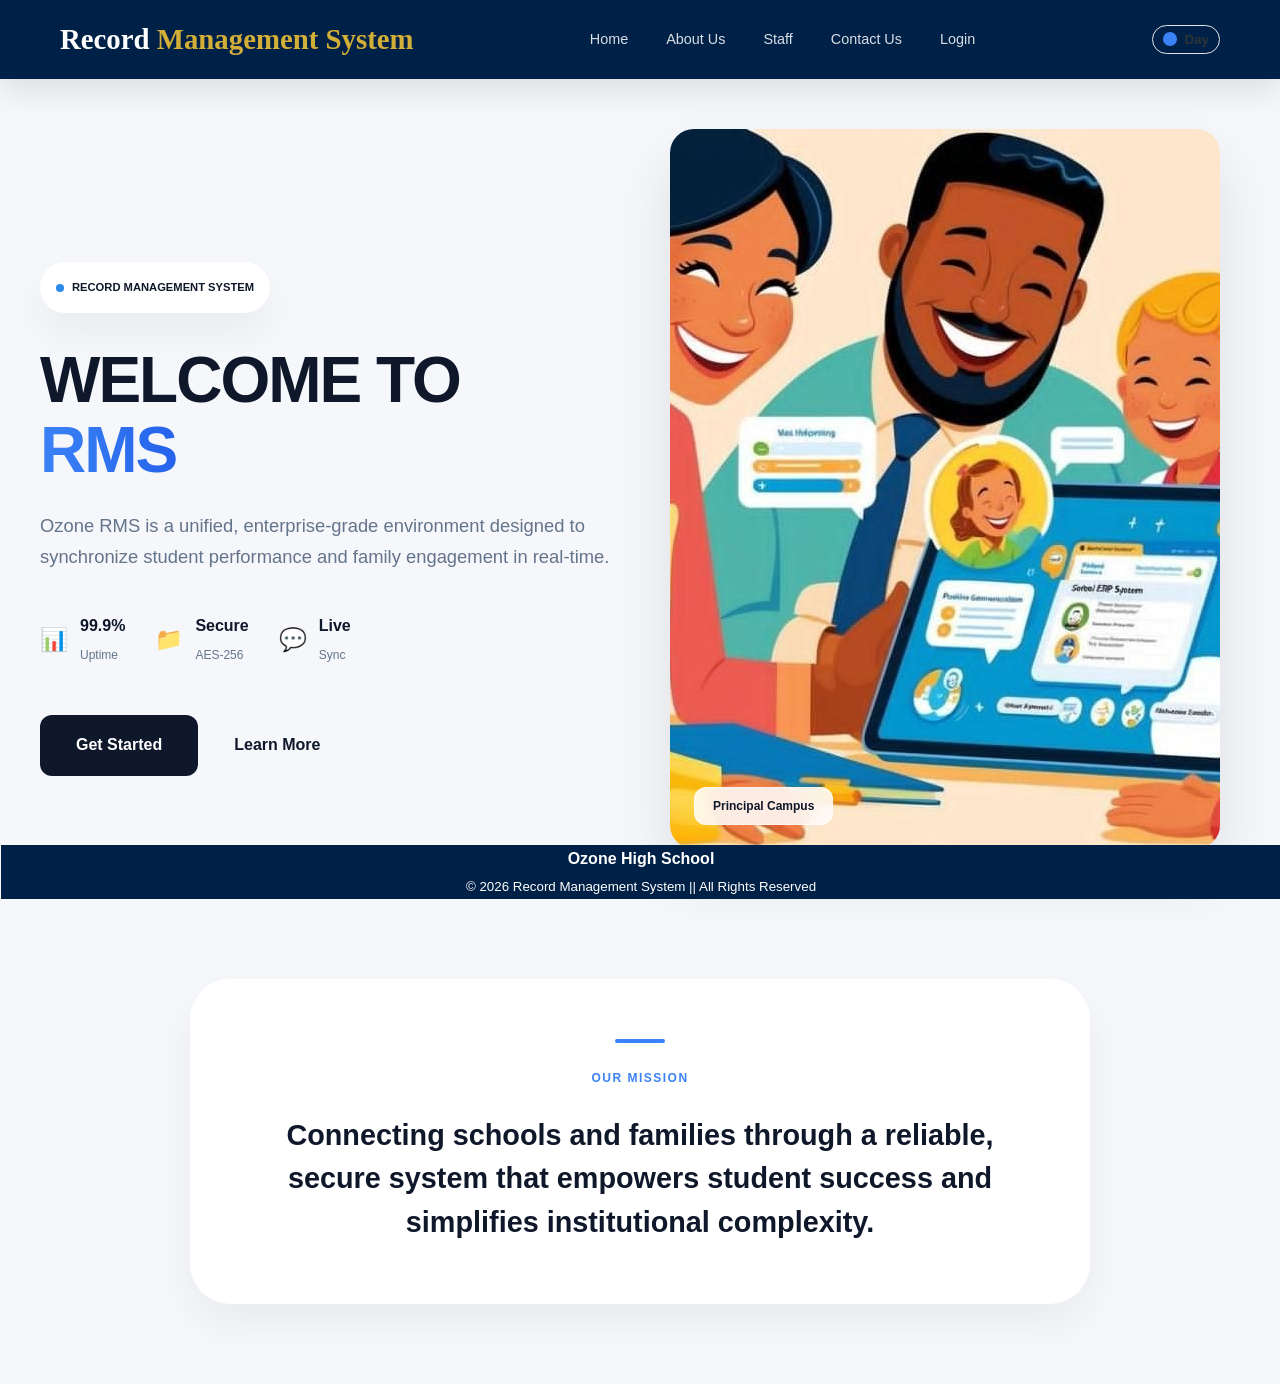
<file: index.html>
<!DOCTYPE html>
<html lang="en">
<head>
    <meta charset="utf-8" />
    <meta name="viewport" content="width=device-width, initial-scale=1" />
    <title>RMS</title>


    <link rel="stylesheet" href="styles.css" />
    <!--<style>
        .hidden { display: none; }
        #auth-section {
            min-height: 80vh;
            display: flex;
            align-items: center;
            justify-content: center;
            padding: 2rem 0;
        }
        .h1{
            font-family: 'Playfair Display', serif;
            font-size: 2rem;
            margin-bottom: 1rem;
            color: var(--primary);
        }
        .auth-box {
            width: 100%;
            max-width: 450px;
        }
        .form-toggle {
            display: flex;
            margin-bottom: -1px; /* Overlap border */
        }
        .form-toggle button {
            flex: 1;
            padding: 1rem;
            border: 1px solid #eee;
            background: #f8f9fa;
            cursor: pointer;
            font-family: 'Poppins', sans-serif;
            font-weight: 600;
            transition: var(--transition);
        }
        .form-toggle button.active {
            background: var(--white);
            border-bottom: 3px solid var(--accent);
            color: var(--primary);
        }
        .auth-form h2 {
            font-family: 'Playfair Display', serif;
            font-size: 1.8rem;
            margin-bottom: 1.5rem;
            color: var(--primary);
            height:60%;
        }
        .input-group {
            margin-bottom: 1.5rem;
            text-align: left;
        }
        .input-group label {
            display: block;
            font-size: 0.85rem;
            font-weight: 600;
            margin-bottom: 0.5rem;
            color: lightblue;
        }
        .input-group input, .input-group select {
            width: 100%;
            padding: 0.8rem;
            border: 1px solid #ddd;
            border-radius: var(--accent);
            font-family: inherit;
        }
        .auth-form button[type="submit"] {
            width: 100%;
            margin-top: 1rem;
        }
        .auth-form p {
            margin-top: 1.5rem;
            font-size: 0.9rem;
        }
    </style>-->
</head>
<body>
    <header class="site-header">
        <div class="container header-inner">
            <h1 class="logo">Record <span>Management System</span></h1>
            <nav class="main-nav">
                <a href="index.html">Home</a>
                <a href="About.html">About Us</a>
                <a href="Staff.html">Staff</a>
                <a href="contact.php">Contact Us</a>
                <a href="login.php" class="btn-login-nav">Login</a>
            </nav> 
        </div>
        
    </header>








<main class="home-wrapper">
    <section class="hero-split">
        <div class="content-side">
            <div class="status-indicator">
                <span class="pulse-dot"></span>
                RECORD MANAGEMENT SYSTEM
            </div>
            
            <h1 class="premium-title">
                WELCOME TO <span>RMS</span></h1>
            
            <p class="hero-subtext">
                Ozone RMS is a unified, enterprise-grade environment designed to synchronize 
                student performance and family engagement in real-time.
            </p>
            
            <div class="spec-grid">
                <div class="spec-item">
                    <div class="spec-icon">📊</div>
                    <div class="spec-text"><strong>99.9%</strong><span>Uptime</span></div>
                </div>
                <div class="spec-item">
                    <div class="spec-icon">📁</div>
                    <div class="spec-text"><strong>Secure</strong><span>AES-256</span></div>
                </div>
                <div class="spec-item">
                    <div class="spec-icon">💬</div>
                    <div class="spec-text"><strong>Live</strong><span>Sync</span></div>
                </div>
            </div>

            <div class="hero-actions">
                <a href="login.html" class="cta-primary">Get Started</a>
                <a href="About.html" class="cta-secondary">Learn More</a>
            </div>
        </div>

        <div class="visual-side">
            <div class="image-aside-container">
                <div class="aside-card first-card">
                    <img src="photo_2026-05-15_12-50-29.jpg" alt="Main Campus">
                    <div class="overlay-tag">Principal Campus</div>
                </div><br><br>
                <!--<div class="aside-card second-card">
                    <img src="photo_2026-05-15_12-50-35.jpg" alt="Students">
                    <div class="overlay-tag">Student Life</div>
                </div>-->
                <div class="glow-effect"></div>
            </div>
        </div>
    </section>

    <section class="mission-statement">
        <div class="statement-card">
            <div class="card-line"></div>
            <span class="label">Our Mission</span>
            <h2>Connecting schools and families through a reliable, secure system that empowers student success and simplifies institutional complexity.</h2>
        </div>
    </section>
</main>




    <!--This is the home page--
    <main class="home-wrapper">
    <section class="hero-split">
        <div class="content-side">
            <div class="brand-badge">
                <span class="dot"></span> 
                Institutional Portal v2.0
            </div>
            
            <h1 class="main-title">
                Precision in <br>
                <span>Student Management</span>
            </h1>
            
            <p class="lead-text">
                Ozone RMS provides a secure, unified ecosystem for schools to track performance, 
                streamline attendance, and enhance parent-faculty communication.
            </p>
            
            <div class="feature-pills">
                <div class="pill">📊 Performance Analytics</div>
                <div class="pill">📅 Attendance Hub</div>
                <div class="pill">🔔 Direct Alerts</div>
            </div>

            <div class="cta-group">
                <a href="login.html" class="btn-solid">Get Started</a>
                <a href="About.html" class="btn-text">System Overview </a>
            </div>
        </div>

        <div class="visual-side">
            <div class="image-box box-a">
                <img src="photo_2026-05-15_12-50-29.jpg" alt="Main Campus">
                <div class="tag">Main Campus</div>
            </div>
            <div class="image-box box-b">
                <img src="photo_2026-05-15_12-50-35.jpg" alt="Student Life">
                <div class="tag">Student Life</div>
            </div>
        </div>
    </section>

    <section class="mission-section">
        <div class="mission-card">
            <div class="mission-icon">🎯</div>
            <h3>Core Mission</h3>
            <p>Our Mission
To create a strong connection between schools and families by providing a reliable system that supports student success, improves communication, and makes record management simple and efficient.</p>
        </div>
    </section>
</main>









-->

    <footer class="site-footer">
        <div class="container">
             <strong>Ozone High School</strong><br> 
            <small>© 2026 Record Management System || All Rights Reserved</small>
        </div>
    </footer>

    <script src="theme.js"></script>
    <script>
        // Use the same logic but updated for the professional feel
        const loginForm = document.getElementById('login-form');
       // const signupForm = document.getElementById('signup-form');
        const showLoginBtn = document.getElementById('show-login');
       // const showSignupBtn = document.getElementById('show-signup');
        //const linkToSignup = document.getElementById('link-to-signup');
        const linkToLogin = document.getElementById('link-to-login');

        /*function toggleToSignup(e) {
            if(e) e.preventDefault();
            loginForm.classList.add('hidden');
            signupForm.classList.remove('hidden');
            showSignupBtn.classList.add('active');
            showLoginBtn.classList.remove('active');
        }*/

        function toggleToLogin(e) {
            if(e) e.preventDefault();
            signupForm.classList.add('hidden');
            loginForm.classList.remove('hidden');
            showLoginBtn.classList.add('active');
            showSignupBtn.classList.remove('active');
        }

        showSignupBtn.addEventListener('click', toggleToSignup);
        linkToSignup.addEventListener('click', toggleToSignup);
        showLoginBtn.addEventListener('click', toggleToLogin);
        linkToLogin.addEventListener('click', toggleToLogin);

        signupForm.addEventListener('submit', function(e) {
            const pw = document.getElementById('new-password').value;
            const cpw = document.getElementById('confirm-password').value;
            if (pw !== cpw) {
                e.preventDefault();
                alert('Verification failed: Passwords do not match.');
            }
        });
    </script>
</body>
</html>
</file>
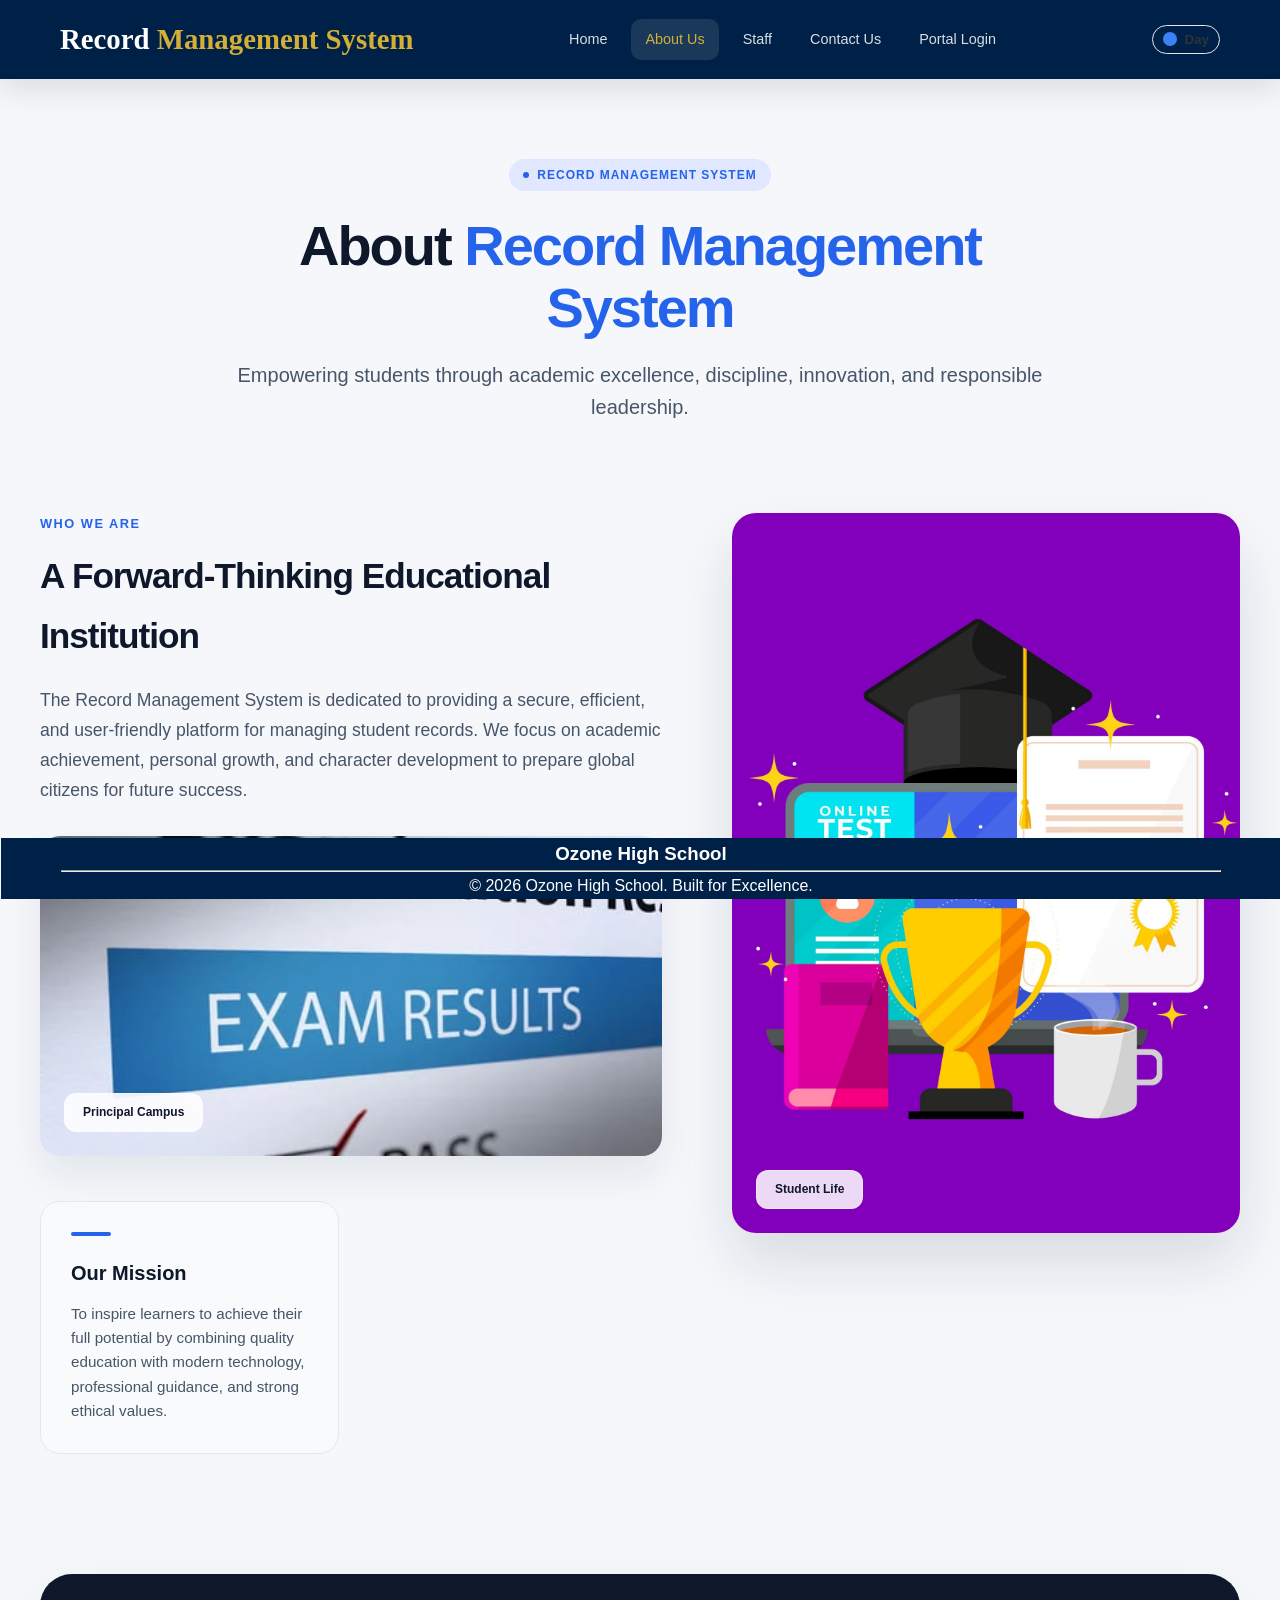
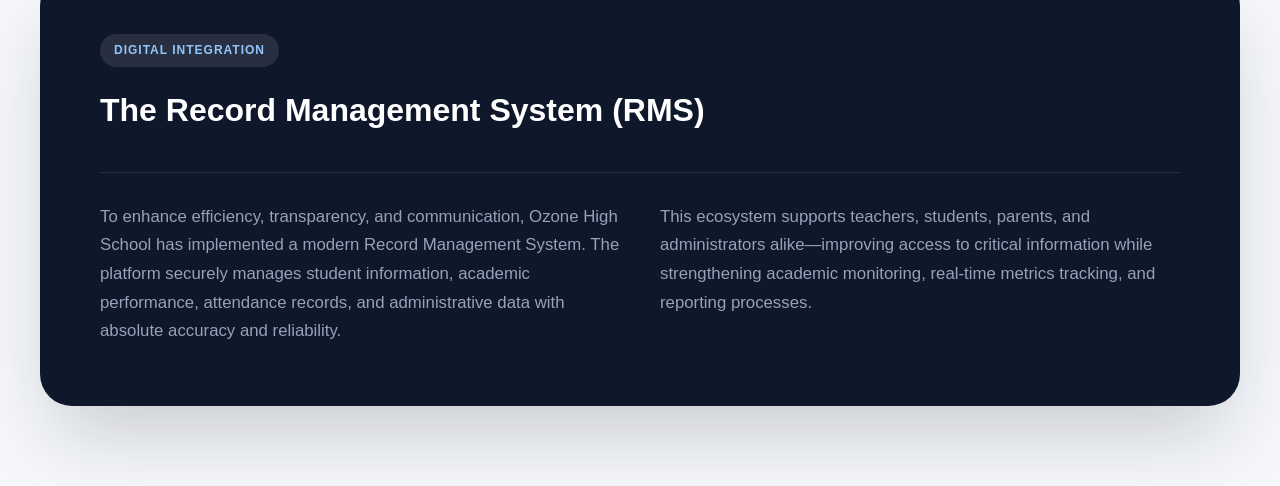
<file: About.html>
<!DOCTYPE html>
<html lang="en">
<head>
    <meta charset="utf-8" />
    <meta name="viewport" content="width=device-width, initial-scale=1" />
    <title>About Us | Ozone High School</title>
    <link rel="stylesheet" href="styles.css" />
</head>

<body>

    <!-- Header -->
    <header class="site-header">
        <div class="container header-inner">

            <h1 class="logo">Record <span>Management System </span></h1>

            <nav class="main-nav">
                <a href="index.html">Home</a>
                <a href="About.html" class="active">About Us</a>
                <a href="Staff.html">Staff</a>
                <a href="contact.php">Contact Us</a>
                <a href="login.php" class="btn-login-nav">Portal Login</a>
                

            </nav>

        </div>
    </header>

    <!-- About Section -->
    <!-- <section class="about-hero">-->
        <main class="about-wrapper">
    <section class="about-hero">
        <div class="status-badge">
            <span class="badge-dot"></span> RECORD MANAGEMENT SYSTEM
        </div>
        <h1 class="about-main-title">About <span>Record Management System</span></h1>
        <p class="about-subtitle">
            Empowering students through academic excellence, discipline, innovation, and responsible leadership.
        </p>
    </section>

    <section class="about-split-layout">
        
        <div class="text-side">
            <div class="content-block">
                <span class="section-label">Who We Are</span>
                <h2>A Forward-Thinking Educational Institution</h2>
                <p>
                    The Record Management System is dedicated to providing a secure, efficient, and user-friendly platform for managing student records. We focus on academic achievement, personal growth, and character development to prepare global citizens for future success.
                </p>
                
                <div class="embedded-showcase-image">
                     <img src="photo_2026-05-16_02-12-16.jpg" alt="Main Campus">
                    <div class="overlay-tag">Principal Campus</div>
                </div>
            </div>

            <div class="values-grid">
                <div class="value-card">
                    <div class="card-indicator-line"></div>
                    <h3>Our Mission</h3>
                    <p>To inspire learners to achieve their full potential by combining quality education with modern technology, professional guidance, and strong ethical values.</p>
                </div>

                <!--<div class="value-card">
                    <div class="card-indicator-line"></div>
                    <h3>Our Vision</h3>
                    <p>We aim to create a dynamic learning community where education, responsibility, innovation, and integrity form the absolute foundation of lifelong success.</p>
                </div>-->
            </div>
        </div>

        <div class="visual-side">
            <div class="image-aside-container">
                <div class="aside-showcase-card">
                    <img src="3968281.jpg" alt="Students">
                    <div class="overlay-tag">Student Life</div>
                </div>
                <div class="glow-effect"></div>
            </div>
        </div>
    </section>

    <section class="system-focus-section">
        <div class="system-focus-card">
            <div class="system-meta">
                <span class="tech-pill">Digital Integration</span>
                <h2>The Record Management System (RMS)</h2>
            </div>
            <div class="system-desc-split">
                <p>
                    To enhance efficiency, transparency, and communication, Ozone High School has implemented a modern Record Management System. The platform securely manages student information, academic performance, attendance records, and administrative data with absolute accuracy and reliability.
                </p>
                <p>
                    This ecosystem supports teachers, students, parents, and administrators alike—improving access to critical information while strengthening academic monitoring, real-time metrics tracking, and reporting processes.
                </p>
            </div>
        </div>
    </section>
</main>

            <!-- Navigation Buttons
            <div class="about-buttons">
                <a href="Home.html" class="btn">Back to Home</a>
                <a href="Admissions.html" class="btn btn-secondary">
                    View Admissions
                </a>
            </div>

        </div>-->


    <footer class="site-footer">
        <div class="container">
            <div class="footer-grid">
                <div>
                    <h3>Ozone High School</h3>
                   <!-- <p>Leading the way in digital education management.</p>-->
                </div>
               <!-- <div>
                    <h4>Quick Links</h4>
                    <a href="Staff.html">Staff Directory</a><br>
                    <a href="Academic.html">Curriculum</a>
                </div>-->
            </div>
            <hr>
            <p class="copyright">&copy; 2026 Ozone High School. Built for Excellence.</p>
        </div>
    </footer>


    <script src="theme.js"></script>
</body>
</html>
</file>
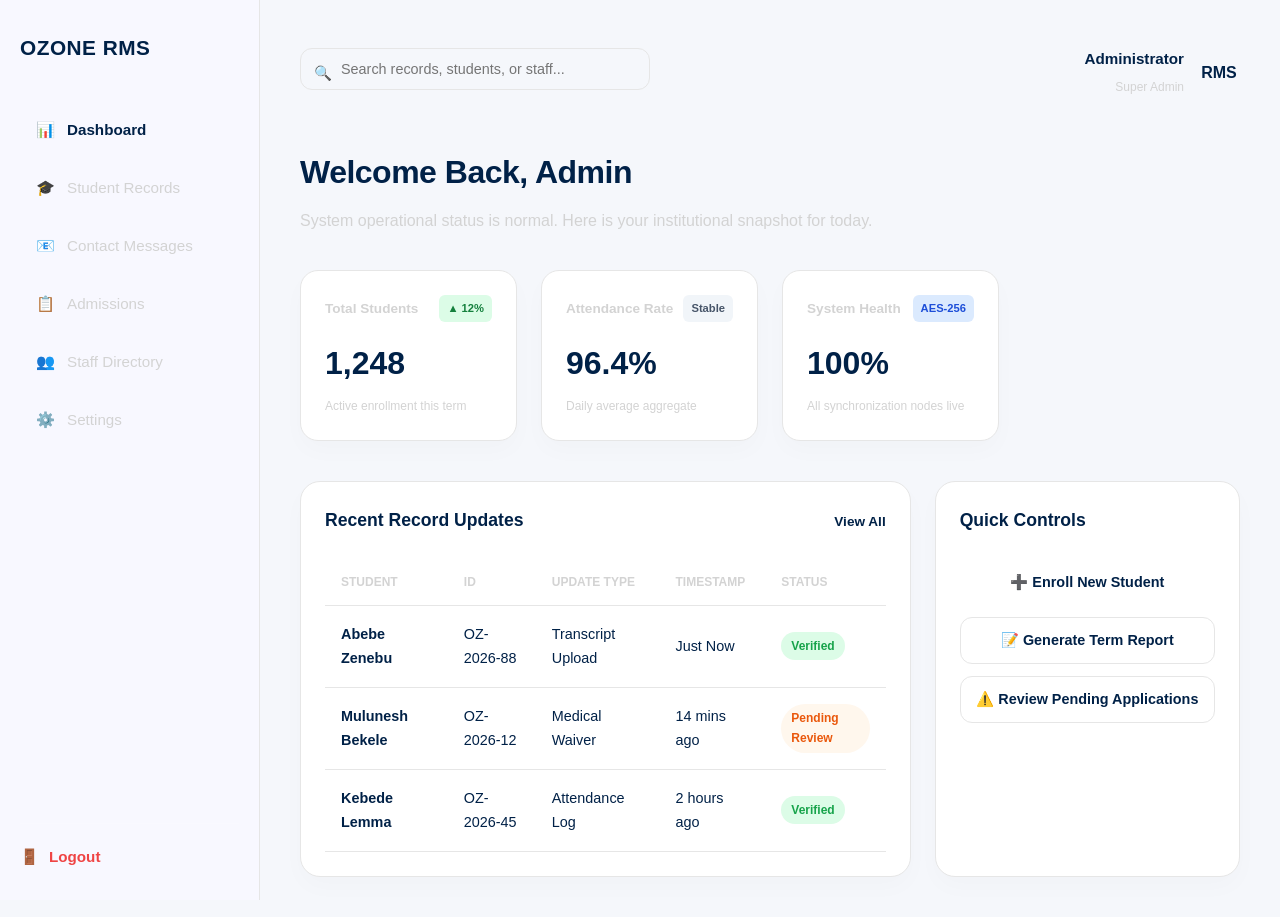
<file: admin.html>
<!DOCTYPE html>
<html lang="en">
<head>
    <meta charset="utf-8" />
    <meta name="viewport" content="width=device-width, initial-scale=1" />
    <title>Admin Dashboard | Ozone RMS</title>
    <link rel="stylesheet" href="styles.css" />
</head>
<body class="dashboard-body">

    <div class="dashboard-container">
        <aside class="dash-sidebar">
            <div class="sidebar-brand">
                <h2>OZONE <span>RMS</span></h2>
            </div>
            <nav class="sidebar-menu">
                <a href="admin.php" class="menu-item active">
                    <span class="menu-icon">📊</span> Dashboard
                </a>
                <a href="student_records.php" class="menu-item">
                    <span class="menu-icon">🎓</span> Student Records
                </a>
                <a href="admin_contact_messages.php" class="menu-item">
                    <span class="menu-icon">📧</span> Contact Messages
                </a>
                <a href="enroll_student.php" class="menu-item">
                    <span class="menu-icon">📋</span> Admissions
                </a>
                <a href="Staff.php" class="menu-item">
                    <span class="menu-icon">👥</span> Staff Directory
                </a>
                <a href="admin_settings.php" class="menu-item">
                    <span class="menu-icon">⚙️</span> Settings
                </a>


            </nav>
            <div class="sidebar-footer">
                <a href="index.html" class="logout-btn"><span>🚪</span> Logout</a>
                
            </div>
        </aside>

        <main class="dash-main-content">
            <header class="dash-header">
                <div class="header-search">
                    <span class="search-icon">🔍</span>
                    <input type="search" placeholder="Search records, students, or staff...">
                </div>
                <div class="admin-profile">
                    <div class="admin-info">
                        <span class="admin-name">Administrator</span>
                        <span class="admin-role">Super Admin</span>
                    </div>
                    <div class="admin-avatar">RMS</div>
                </div>
            </header>

            <section class="dash-welcome">
                <h1>Welcome Back, Admin</h1>
                <p>System operational status is normal. Here is your institutional snapshot for today.</p>
            </section>

            <section class="metrics-grid">
                <div class="metric-card">
                    <div class="metric-header">
                        <span class="metric-title">Total Students</span>
                        <span class="metric-badge up">▲ 12%</span>
                    </div>
                    <div class="metric-value">1,248</div>
                    <div class="metric-footer">Active enrollment this term</div>
                </div>

                <div class="metric-card">
                    <div class="metric-header">
                        <span class="metric-title">Attendance Rate</span>
                        <span class="metric-badge stable">Stable</span>
                    </div>
                    <div class="metric-value">96.4%</div>
                    <div class="metric-footer">Daily average aggregate</div>
                </div>

                <!--<div class="metric-card">
                    <div class="metric-header">
                        <span class="metric-title">Pending Applications</span>
                        <span class="metric-badge warning">Action Required</span>
                    </div>
                    <div class="metric-value">34</div>
                    <div class="metric-footer">Requires verification review</div>
                </div>-->

                <div class="metric-card">
                    <div class="metric-header">
                        <span class="metric-title">System Health</span>
                        <span class="metric-badge secure">AES-256</span>
                    </div>
                    <div class="metric-value">100%</div>
                    <div class="metric-footer">All synchronization nodes live</div>
                </div>
            </section>

            <div class="dash-data-split">
                <section class="table-section-card">
                    <div class="section-card-header">
                        <h3>Recent Record Updates</h3>
                        <a href="#" class="view-all-link">View All</a>
                    </div>
                    <div class="table-responsive">
                        <table class="dash-table">
                            <thead>
                                <tr>
                                    <th>Student</th>
                                    <th>ID</th>
                                    <th>Update Type</th>
                                    <th>Timestamp</th>
                                    <th>Status</th>
                                </tr>
                            </thead>
                            <tbody>
                                <tr>
                                    <td><strong>Abebe Zenebu</strong></td>
                                    <td>OZ-2026-88</td>
                                    <td>Transcript Upload</td>
                                    <td>Just Now</td>
                                    <td><span class="status-pill verified">Verified</span></td>
                                </tr>
                                <tr>
                                    <td><strong>Mulunesh Bekele</strong></td>
                                    <td>OZ-2026-12</td>
                                    <td>Medical Waiver</td>
                                    <td>14 mins ago</td>
                                    <td><span class="status-pill pending">Pending Review</span></td>
                                </tr>
                                <tr>
                                    <td><strong>Kebede Lemma</strong></td>
                                    <td>OZ-2026-45</td>
                                    <td>Attendance Log</td>
                                    <td>2 hours ago</td>
                                    <td><span class="status-pill verified">Verified</span></td>
                                </tr>
                            </tbody>
                        </table>
                    </div>
                </section>

                <section class="actions-section-card">
                    <div class="section-card-header">
                        <h3>Quick Controls</h3>
                    </div>
                    <div class="actions-button-stack">
                        <button class="action-btn-primary">➕ Enroll New Student</button>
                        <button class="action-btn-secondary">📝 Generate Term Report</button>
                        <button class="action-btn-secondary">⚠️ Review Pending Applications</button>
                    </div>
                </section>
            </div>
        </main>
    </div>

</body>
</html>
</file>
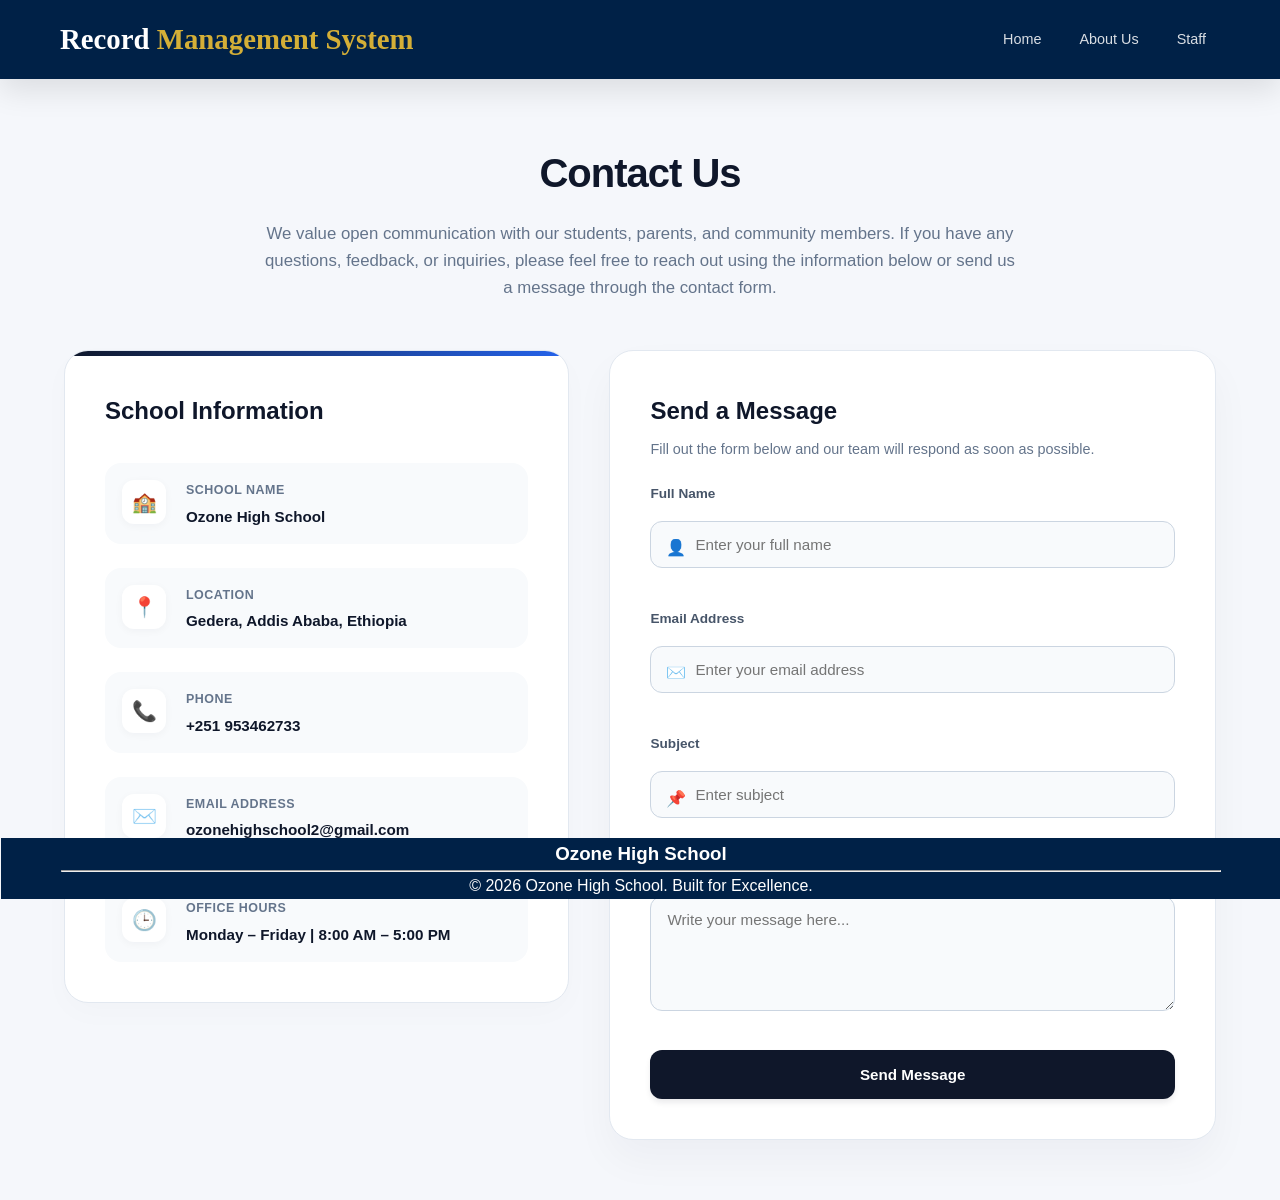
<file: contact.html>
﻿<!DOCTYPE html>
<html lang="en">

<head>
    <meta charset="UTF-8" />
    <meta name="viewport" content="width=device-width, initial-scale=1.0" />

    <title>Contact Us | Ozone High School</title>

    <link rel="stylesheet" href="styles.css" />
</head>

<body>

    <!-- Header -->
    <header class="site-header">
        <div class="container header-inner">

           <h1 class="logo">Record <span>Management System </span></h1>

            <nav class="main-nav">

                <a href="Home.html">Home</a> 
                <a href="About.html">About Us</a>

                <!--<div class="dropdown">

                    <a href="Admissions.html" class="dropbtn">
                        Admissions
                    </a>

                    <div class="dropdown-content">

                        <a href="Admissions.html#apply">Apply Now</a>
                        <a href="Admissions.html#requirements">Requirements</a>
                        <a href="Admissions.html#tuition">Tuition & Fees</a>

                    </div>

                </div>

                <a href="Academic.html">Academics</a>-->
                <a href="Staff.html">Staff</a> 
                <!-- <a href="Contact.html" class="active">Contact Us</a> -->

            </nav>

        </div>
    </header>
    <div class="contact-page-container">
    <div class="contact-hero-section">
        <h2>Contact Us</h2>
        <p>We value open communication with our students, parents, and community members. If you have any questions, feedback, or inquiries, please feel free to reach out using the information below or send us a message through the contact form.</p>
    </div>

    <div class="contact-grid-wrapper">
        <!-- Left Side: Interactive School Information Card -->
        <section class="info-side-card">
            <div class="card-accent-header"></div>
            <h3>School Information</h3>
            
            <div class="info-list-stack">
                <div class="info-row-item">
                    <span class="info-icon">🏫</span>
                    <div class="info-text">
                        <label>School Name</label>
                        <p>Ozone High School</p>
                    </div>
                </div>
                <div class="info-row-item">
                    <span class="info-icon">📍</span>
                    <div class="info-text">
                        <label>Location</label>
                        <p>Gedera, Addis Ababa, Ethiopia</p>
                    </div>
                </div>
                <div class="info-row-item">
                    <span class="info-icon">📞</span>
                    <div class="info-text">
                        <label>Phone</label>
                        <p>+251 953462733</p>
                    </div>
                </div>
                <div class="info-row-item">
                    <span class="info-icon">✉️</span>
                    <div class="info-text">
                        <label>Email Address</label>
                        <p>ozonehighschool2@gmail.com</p>
                    </div>
                </div>
                <div class="info-row-item">
                    <span class="info-icon">🕒</span>
                    <div class="info-text">
                        <label>Office Hours</label>
                        <p>Monday – Friday | 8:00 AM – 5:00 PM</p>
                    </div>
                </div>
            </div>
        </section>

        <!-- Right Side: Premium Send a Message Card -->
        <section class="form-side-card">
            <h3>Send a Message</h3>
            <p class="form-subtitle">Fill out the form below and our team will respond as soon as possible.</p>
            
            <form id="contact-form" action="send_message.php" method="POST">
                <div class="contact-input-group">
                    <label for="fullname">Full Name</label>
                    <div class="contact-field-wrapper">
                        <span class="field-icon-inner">👤</span>
                        <input type="text" id="fullname" name="fullname" placeholder="Enter your full name" required />
                    </div>
                </div>

                <div class="contact-input-group">
                    <label for="email">Email Address</label>
                    <div class="contact-field-wrapper">
                        <span class="field-icon-inner">✉️</span>
                        <input type="email" id="email" name="email" placeholder="Enter your email address" required />
                    </div>
                </div>

                <div class="contact-input-group">
                    <label for="subject">Subject</label>
                    <div class="contact-field-wrapper">
                        <span class="field-icon-inner">📌</span>
                        <input type="text" id="subject" name="subject" placeholder="Enter subject" required />
                    </div>
                </div>

                <div class="contact-input-group">
                    <label for="message">Message</label>
                    <div class="contact-field-wrapper textarea-wrapper">
                        <textarea id="message" name="message" rows="5" placeholder="Write your message here..." required></textarea>
                    </div>
                </div>

                <button type="submit" class="btn-submit-contact">Send Message</button>
            </form>
        </section>
    </div>
</div>

    

    <footer class="site-footer">
        <div class="container">
            <div class="footer-grid">
                <div>
                    <h3>Ozone High School</h3>
                   <!-- <p>Leading the way in digital education management.</p>-->
                </div>
               <!-- <div>
                    <h4>Quick Links</h4>
                    <a href="Staff.html">Staff Directory</a><br>
                    <a href="Academic.html">Curriculum</a>
                </div>-->
            </div>
            <hr>
            <p class="copyright">&copy; 2026 Ozone High School. Built for Excellence.</p>
        </div>
    </footer>


</body>

</html>
</file>
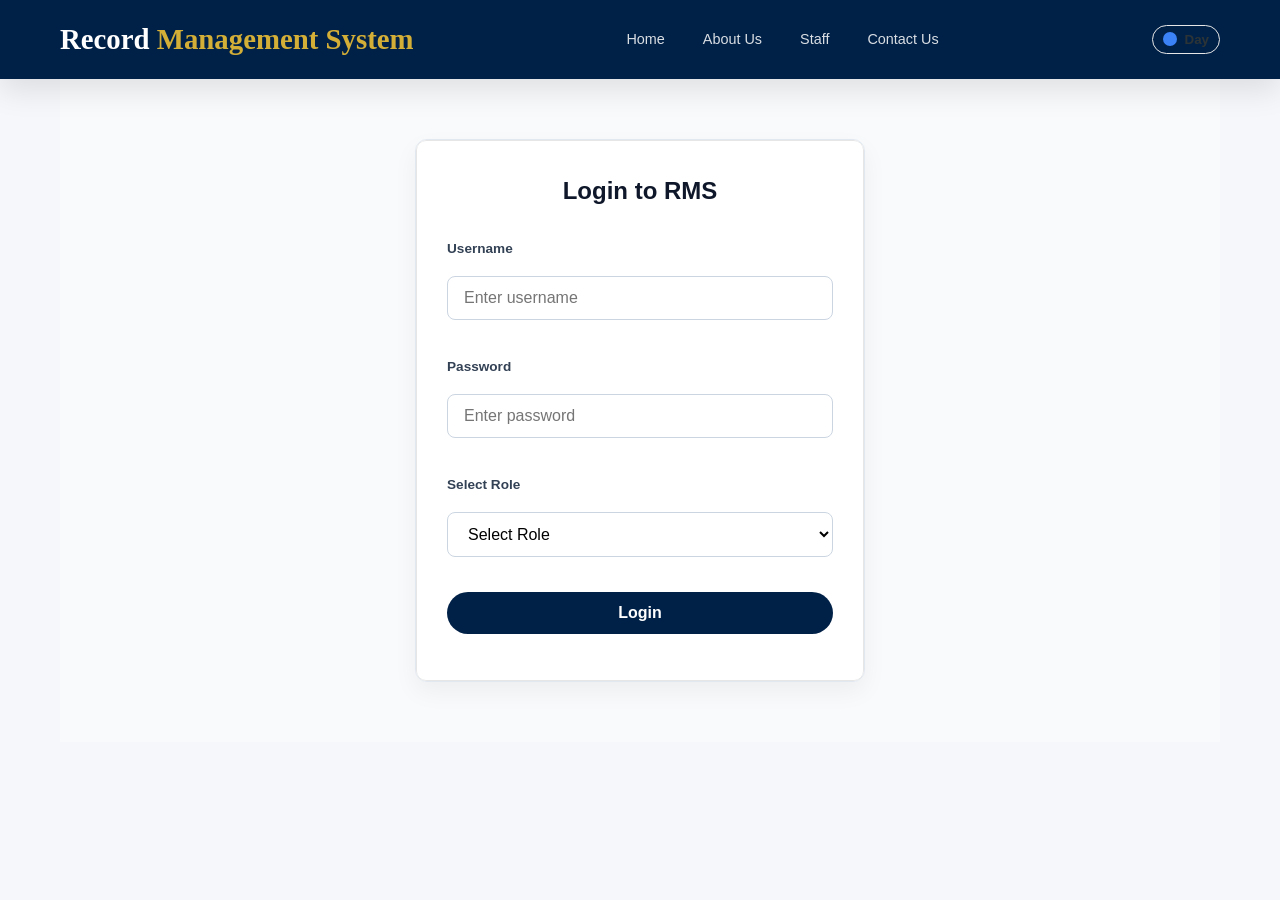
<file: login.html>
<!DOCTYPE html>
<html lang="en">
<head>
    <meta charset="utf-8" />
    <meta name="viewport" content="width=device-width, initial-scale=1" />
    <title>Login | Ozone RMS</title>
    <link rel="stylesheet" href="styles.css" />
</head>
<body>
    <header class="site-header">
        <div class="container header-inner">
            <h1 class="logo">Record <span>Management System</span></h1>
            <nav class="main-nav">
                <a href="index.html">Home</a>
                <a href="About.html">About Us</a>
                <a href="Staff.html">Staff</a>
                <a href="contact.php">Contact Us</a>
            </nav>
        </div>
    </header>

    <main class="container">
        <section id="auth-section">
            <div class="auth-box">
                <div class="info-card">
                    <form id="login-form" class="auth-form" action="login.php" method="POST">
                        <h2>Login to RMS</h2>

                        <div class="input-group">
                            <label for="username">Username</label>
                            <input type="text" id="username" name="username" placeholder="Enter username" required />
                        </div>
                        
                        <div class="input-group">
                            <label for="password">Password</label>
                            <input type="password" id="password" name="password" placeholder="Enter password" required />
                        </div>
                        
                        <div class="input-group">
                            <label for="role">Select Role</label>
                            <select id="role" name="role" required>
                                <option value="" disabled selected>Select Role</option>
                                <option value="Admin">Admin</option>
                                <option value="Parent">Parent</option>
                                <option value="Student">Student</option>
                            </select>
                        </div>
                        
                        <button type="submit" class="btn-primary">Login</button>
                        <p style="text-align: center; margin-top: 1rem; font-size: 0.85rem;">
                        </p>
                    </form>
                </div>
            </div>
        </section>
    </main>
        <script src="theme.js"></script>
    </body>
    </html>
</file>
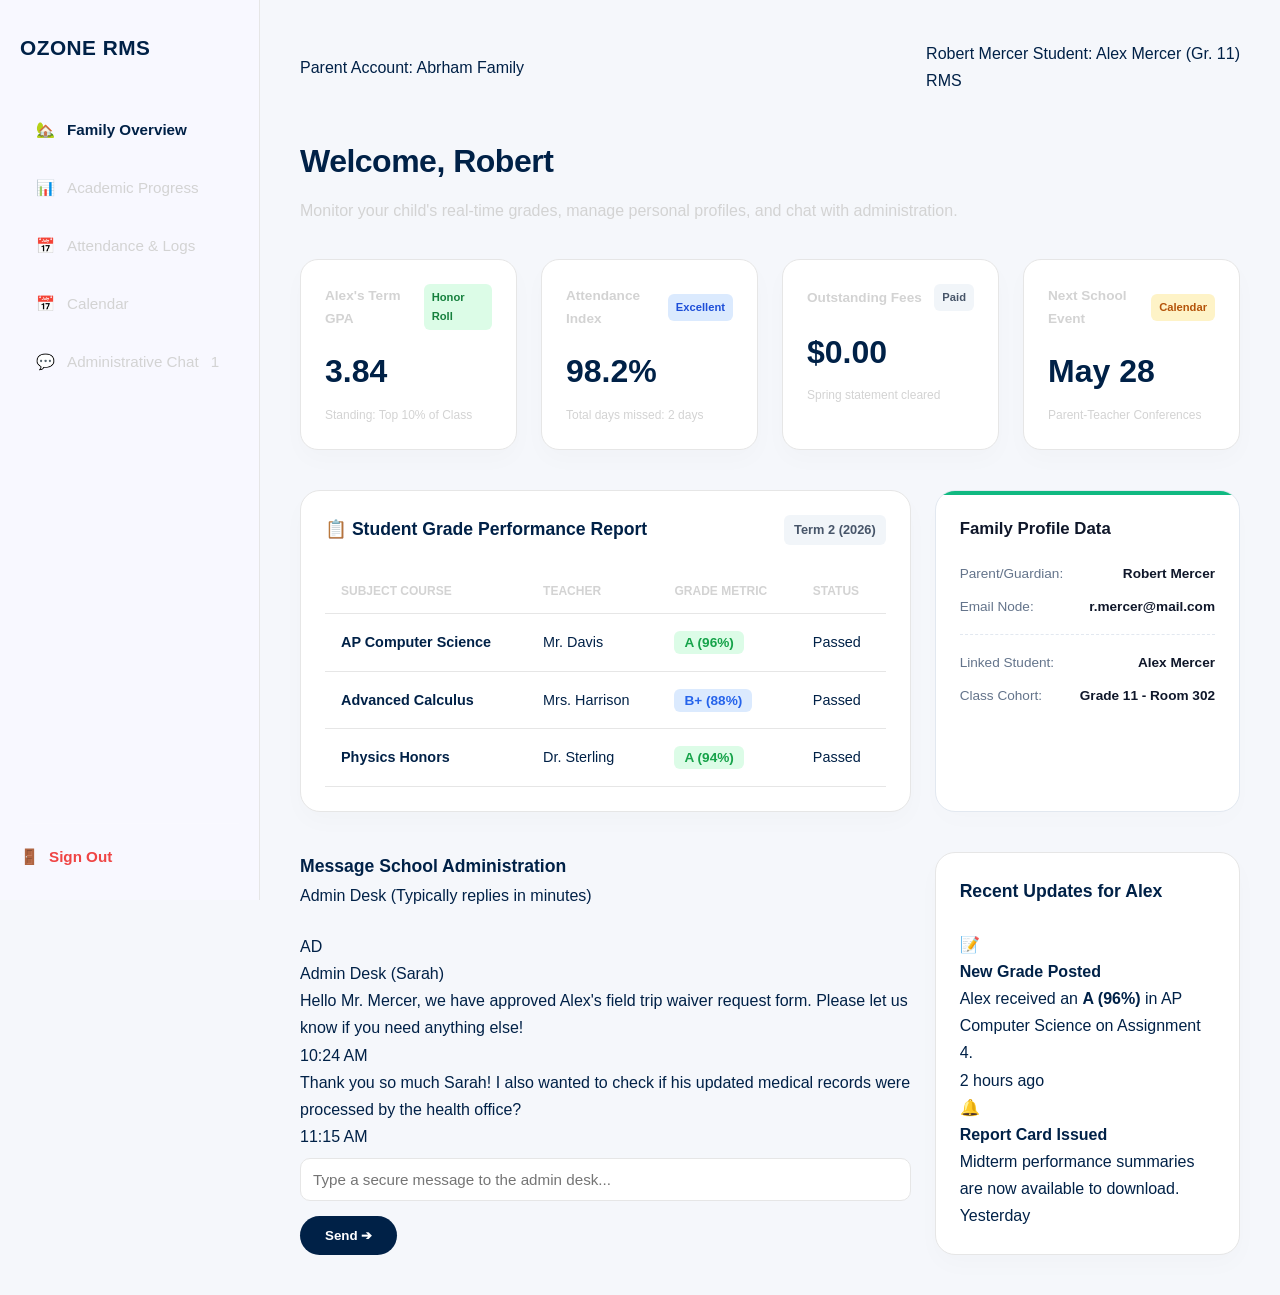
<file: parent.html>
<!DOCTYPE html>
<html lang="en">
<head>
    <meta charset="utf-8" />
    <meta name="viewport" content="width=device-width, initial-scale=1" />
    <title>Parent Portal | Ozone RMS</title>
    <link rel="stylesheet" href="styles.css" />
    
</head>
<body class="dashboard-body">

    <div class="dashboard-container">
        <aside class="dash-sidebar">
            <div class="sidebar-brand">
                <h2>OZONE <span>RMS</span></h2>
            </div>
            <nav class="sidebar-menu">
                <a href="#" class="menu-item active">
                    <span class="menu-icon">🏡</span> Family Overview
                </a>
                <a href="#" class="menu-item">
                    <span class="menu-icon">📊</span> Academic Progress
                </a>
                <a href="#" class="menu-item">
                    <span class="menu-icon">📅</span> Attendance & Logs
                </a>
                <a href="#" class="menu-item">
                    <span class="menu-icon">📅</span> Calendar
                </a>
                <a href="#" class="menu-item chat-menu-badge">
                    <span class="menu-icon">💬</span> Administrative Chat <span class="notification-count">1</span>
                </a>
            </nav>
            <div class="sidebar-footer">
                <a href="index.html" class="logout-btn"><span>🚪</span> Sign Out</a>
            </div>
        </aside>

        <main class="dash-main-content">
            <header class="dash-header">
                <div class="header-status-info">
                    <span class="family-pill">Parent Account: Abrham Family</span>
                </div>
                <div class="student-profile">
                    <div class="student-info">
                        <span class="student-name">Robert Mercer</span>
                        <span class="student-id">Student: Alex Mercer (Gr. 11)</span>
                    </div>
                    <div class="parent-avatar">RMS</div>
                </div>
            </header>

            <section class="dash-welcome">
                <h1>Welcome, Robert</h1>
                <p>Monitor your child's real-time grades, manage personal profiles, and chat with administration.</p>
            </section>

            <section class="metrics-grid">
                <div class="metric-card">
                    <div class="metric-header">
                        <span class="metric-title">Alex's Term GPA</span>
                        <span class="metric-badge up">Honor Roll</span>
                    </div>
                    <div class="metric-value">3.84</div>
                    <div class="metric-footer">Standing: Top 10% of Class</div>
                </div>

                <div class="metric-card">
                    <div class="metric-header">
                        <span class="metric-title">Attendance Index</span>
                        <span class="metric-badge secure">Excellent</span>
                    </div>
                    <div class="metric-value">98.2%</div>
                    <div class="metric-footer">Total days missed: 2 days</div>
                </div>

                <div class="metric-card">
                    <div class="metric-header">
                        <span class="metric-title">Outstanding Fees</span>
                        <span class="metric-badge stable">Paid</span>
                    </div>
                    <div class="metric-value">$0.00</div>
                    <div class="metric-footer">Spring statement cleared</div>
                </div>

                <div class="metric-card">
                    <div class="metric-header">
                        <span class="metric-title">Next School Event</span>
                        <span class="metric-badge warning">Calendar</span>
                    </div>
                    <div class="metric-value">May 28</div>
                    <div class="metric-footer">Parent-Teacher Conferences</div>
                </div>
            </section>

            <section class="dash-middle-row">
                <div class="table-section-card results-card">
                    <div class="section-card-header">
                        <h3>📋 Student Grade Performance Report</h3>
                        <span class="term-label">Term 2 (2026)</span>
                    </div>
                    <div class="table-responsive">
                        <table class="dash-table">
                            <thead>
                                <tr>
                                    <th>Subject Course</th>
                                    <th>Teacher</th>
                                    <th>Grade Metric</th>
                                    <th>Status</th>
                                </tr>
                            </thead>
                            <tbody>
                                <tr>
                                    <td><strong>AP Computer Science</strong></td>
                                    <td>Mr. Davis</td>
                                    <td><span class="grade-pill high">A (96%)</span></td>
                                    <td>Passed</td>
                                </tr>
                                <tr>
                                    <td><strong>Advanced Calculus</strong></td>
                                    <td>Mrs. Harrison</td>
                                    <td><span class="grade-pill mid">B+ (88%)</span></td>
                                    <td>Passed</td>
                                </tr>
                                <tr>
                                    <td><strong>Physics Honors</strong></td>
                                    <td>Dr. Sterling</td>
                                    <td><span class="grade-pill high">A (94%)</span></td>
                                    <td>Passed</td>
                                </tr>
                            </tbody>
                        </table>
                    </div>
                </div>

                <div class="profile-summary-sidebar">
                    <div class="mini-profile-card">
                        <div class="card-accent-line"></div>
                        <h4>Family Profile Data</h4>
                        <div class="profile-info-item">
                            <span class="info-label">Parent/Guardian:</span>
                            <span class="info-value">Robert Mercer</span>
                        </div>
                        <div class="profile-info-item">
                            <span class="info-label">Email Node:</span>
                            <span class="info-value">r.mercer@mail.com</span>
                        </div>
                        <hr class="profile-divider" />
                        <div class="profile-info-item">
                            <span class="info-label">Linked Student:</span>
                            <span class="info-value">Alex Mercer</span>
                        </div>
                        <div class="profile-info-item">
                            <span class="info-label">Class Cohort:</span>
                            <span class="info-value">Grade 11 - Room 302</span>
                        </div>
                    </div>
                </div>
            </section>

            <div class="dash-data-split parent-layout-split">
                <section class="messenger-section-card">
                    <div class="section-card-header chat-header-border">
                        <div class="chat-target-meta">
                            <h3>Message School Administration</h3>
                            <p class="status-online"><span class="online-dot"></span> Admin Desk (Typically replies in minutes)</p>
                        </div>
                    </div>

                    <div class="chat-message-display-box">
                        <div class="message-bubble admin-msg">
                            <div class="msg-avatar">AD</div>
                            <div class="msg-content-wrapper">
                                <span class="msg-author">Admin Desk (Sarah)</span>
                                <p class="msg-text">Hello Mr. Mercer, we have approved Alex's field trip waiver request form. Please let us know if you need anything else!</p>
                                <span class="msg-time">10:24 AM</span>
                            </div>
                        </div>

                        <div class="message-bubble parent-msg">
                            <div class="msg-content-wrapper">
                                <p class="msg-text">Thank you so much Sarah! I also wanted to check if his updated medical records were processed by the health office?</p>
                                <span class="msg-time">11:15 AM</span>
                            </div>
                        </div>
                    </div>

                    <form class="chat-input-bar" onsubmit="event.preventDefault();">
                        <input type="text" placeholder="Type a secure message to the admin desk...">
                        <button type="submit" class="chat-send-btn">Send ➔</button>
                    </form>
                </section>

                <section class="table-section-card">
                    <div class="section-card-header">
                        <h3>Recent Updates for Alex</h3>
                    </div>
                    <div class="notification-list-stack">
                        <div class="notif-item">
                            <span class="notif-icon grade">📝</span>
                            <div class="notif-details">
                                <h4>New Grade Posted</h4>
                                <p>Alex received an <strong>A (96%)</strong> in AP Computer Science on Assignment 4.</p>
                                <span class="notif-time">2 hours ago</span>
                            </div>
                        </div>
                        <div class="notif-item">
                            <span class="notif-icon system">🔔</span>
                            <div class="notif-details">
                                <h4>Report Card Issued</h4>
                                <p>Midterm performance summaries are now available to download.</p>
                                <span class="notif-time">Yesterday</span>
                            </div>
                        </div>
                    </div>
                </section>
            </div>
        </main>
    </div>

</body>
</html>
</file>
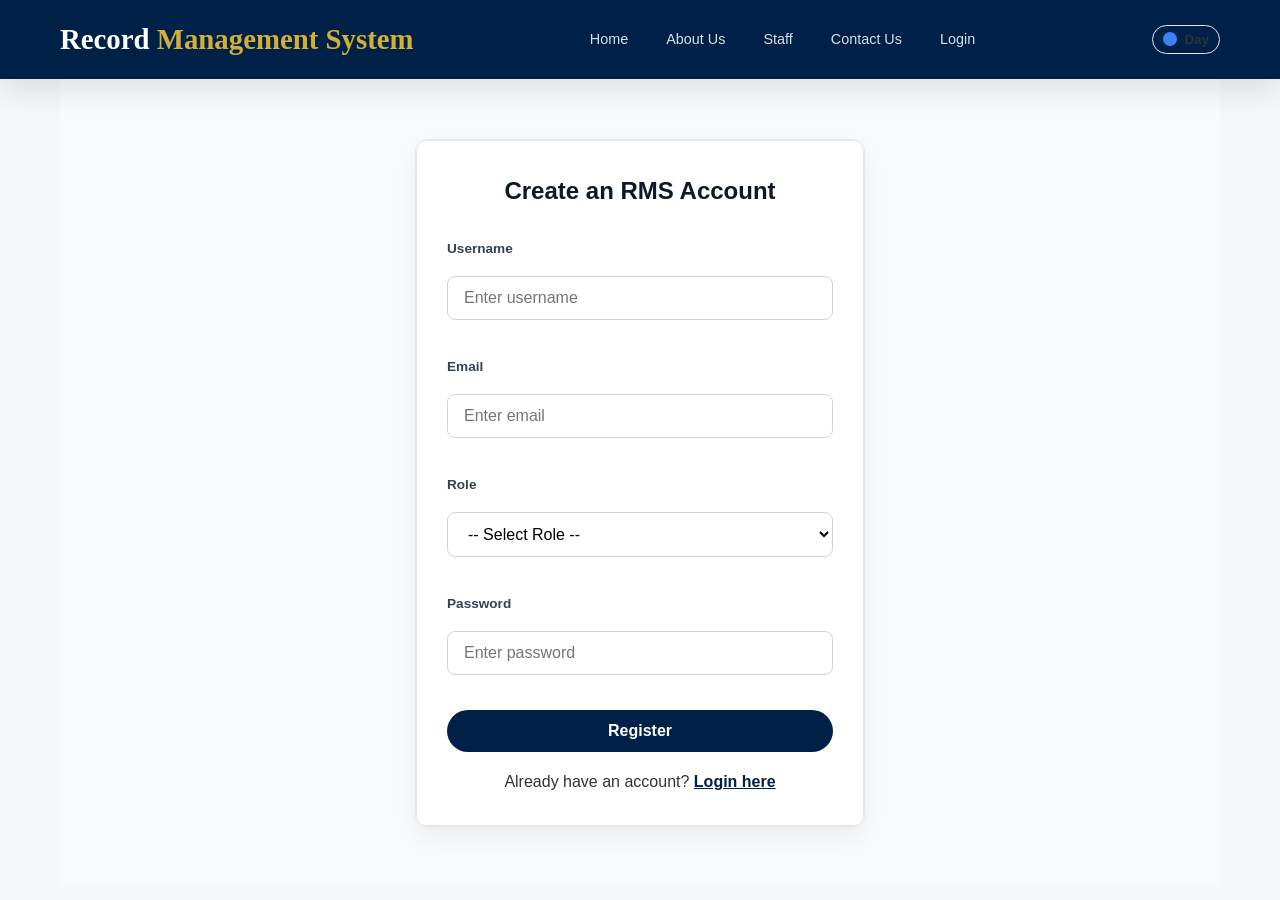
<file: register.html>
<!DOCTYPE html>
<html lang="en">
<head>
    <meta charset="utf-8" />
    <meta name="viewport" content="width=device-width, initial-scale=1" />
    <title>Register | Ozone RMS</title>
    <link rel="stylesheet" href="styles.css" />
</head>
<body>
    <header class="site-header">
        <div class="container header-inner">
            <h1 class="logo">Record <span>Management System</span></h1>
            <nav class="main-nav">
                <a href="index.html">Home</a>
                <a href="About.html">About Us</a>
                <a href="Staff.html">Staff</a>
                <a href="contact.php">Contact Us</a>
                <a href="login.html" class="btn-login-nav">Login</a>
            </nav>
        </div>
    </header>

    <main class="container">
        <section id="auth-section">
            <div class="auth-box">
                <div class="info-card">
                    <form id="register-form" class="auth-form" action="register.php" method="POST">
                        <h2>Create an RMS Account</h2>
                        <div class="input-group">
                            <label for="username">Username</label>
                            <input type="text" id="username" name="username" placeholder="Enter username" required />
                        </div>

                        <div class="input-group">
                            <label for="email">Email</label>
                            <input type="email" id="email" name="email" placeholder="Enter email" required />
                        </div>

                        <div class="input-group">
                            <label for="role">Role</label>
                            <select id="role" name="role" required>
                                <option value="" disabled selected>-- Select Role --</option>
                                <option value="Admin">Admin</option>
                                <option value="Teacher">Teacher</option>
                                <option value="Parent">Parent</option>
                                <option value="Student">Student</option>
                            </select>
                        </div>

                        <div class="input-group">
                            <label for="password">Password</label>
                            <input type="password" id="password" name="password" placeholder="Enter password" required />
                        </div>

                        <button type="submit" class="btn-primary">Register</button>
                        <p style="text-align: center; margin-top: 1rem;">
                            Already have an account? <a href="login.html" style="color: var(--primary); font-weight: 600;">Login here</a>
                        </p>
                    </form>
                </div>
            </div>
        </section>
    </main>
    <script src="theme.js"></script>
</body>
</html>
</file>
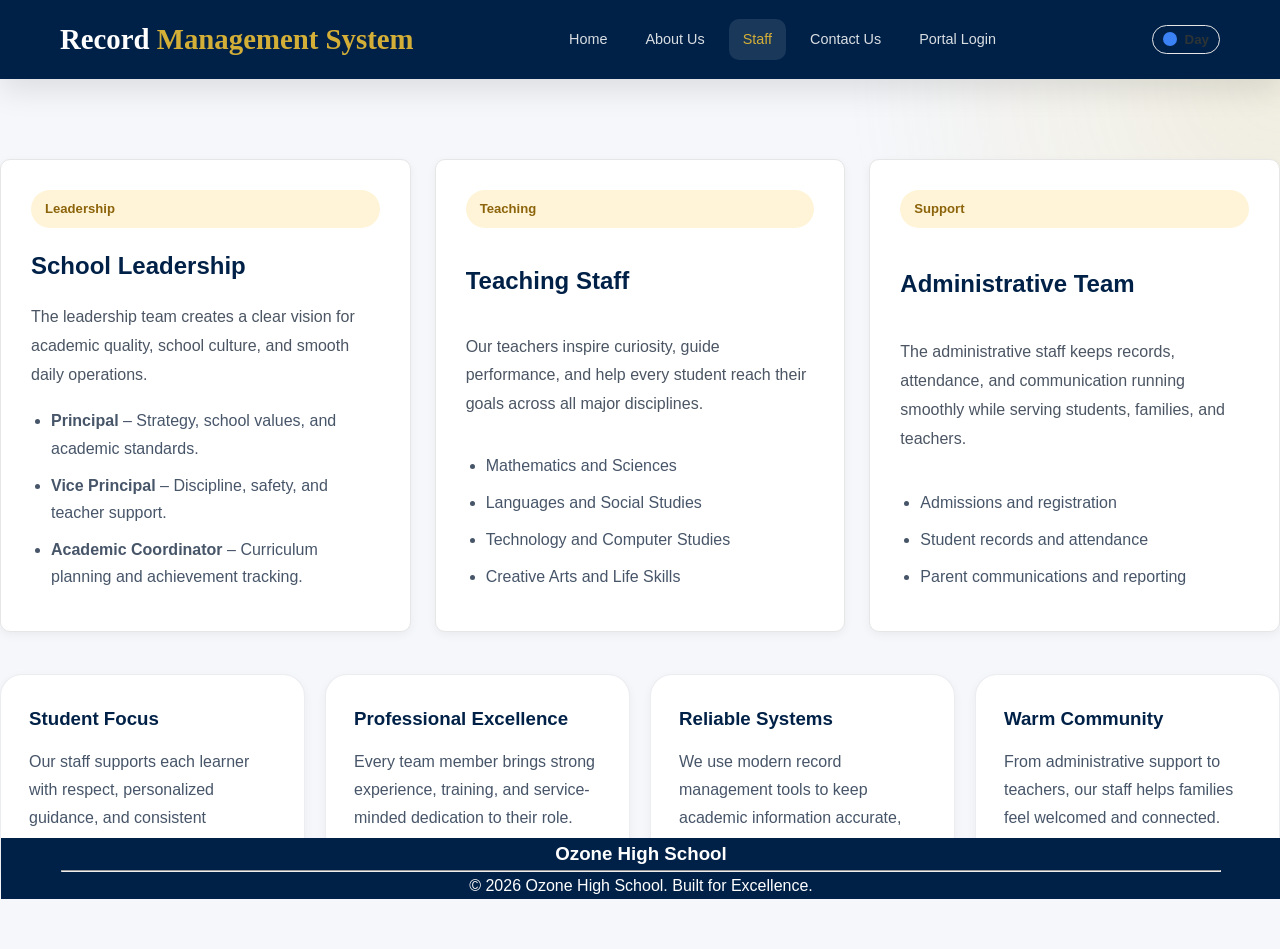
<file: Staff.html>
<!DOCTYPE html>
<html lang="en">

<head>
    <meta charset="utf-8" />
    <meta name="viewport" content="width=device-width, initial-scale=1" />
    <title>Our Staff | Ozone High School</title>
    <link rel="stylesheet" href="styles.css" />
</head>

<body>

    <!-- Header -->
    <header class="site-header">

        <div class="container header-inner">

           <h1 class="logo">Record <span>Management System </span></h1> 

            <nav class="main-nav">
                <a href="index.html">Home</a>
                <a href="About.html">About Us</a>
                <a href="Staff.html" class="active">Staff</a>
                <a href="contact.php">Contact Us</a>
                <a href="login.php" class="btn-login-nav">Portal Login</a>

            </nav>

        </div>

    </header>

    <!-- Staff Section -->
   <!-- <section class="staff-section">

        <div class="container">

            <div class="staff-hero">

                <div class="staff-hero-copy">
                    <span class="eyebrow">Our Expert Team</span>
                    <h1>Dedicated Staff Driving School Success</h1>
                    <p class="subtitle">
                        From leadership to teaching and administration, our staff works together to deliver an organized, supportive, and inspiring learning experience.
                    </p>
                   
                </div>

                <div class="staff-stats">
                    <div class="staff-stat-card">
                        <strong>22+</strong>
                        <span>Experienced Professionals</span>
                    </div>
                    <div class="staff-stat-card">
                        <strong>98%</strong>
                        <span>Parent Satisfaction</span>
                    </div>
                    <div class="staff-stat-card">
                        <strong>24/7</strong>
                        <span>Support Through the Portal</span>
                    </div>
                </div>

            </div>

            <div class="staff-intro">
                <p>
                    Ozone High School is proud to be powered by a team of experienced educators, administrators, and support staff dedicated to student achievement and wellbeing.
                </p>
                <p>
                    Every member of our staff is committed to creating a modern, organized campus experience through strong communication, secure record management, and daily encouragement.
                </p>
            </div>-->
            <section class="staff-section">
            <div class="staff-grid">

                <article class="card staff-card">
                    <span class="card-label">Leadership</span>
                    <h2>School Leadership</h2>
                    <p>
                        The leadership team creates a clear vision for academic quality, school culture, and smooth daily operations.
                    </p>
                    <ul>
                        <li><strong>Principal</strong> – Strategy, school values, and academic standards.</li>
                        <li><strong>Vice Principal</strong> – Discipline, safety, and teacher support.</li>
                        <li><strong>Academic Coordinator</strong> – Curriculum planning and achievement tracking.</li>
                    </ul>
                </article>

                <article class="card staff-card">
                    <span class="card-label">Teaching</span>
                    <h2>Teaching Staff</h2>
                    <p>
                        Our teachers inspire curiosity, guide performance, and help every student reach their goals across all major disciplines.
                    </p>
                    <ul>
                        <li>Mathematics and Sciences</li>
                        <li>Languages and Social Studies</li>
                        <li>Technology and Computer Studies</li>
                        <li>Creative Arts and Life Skills</li>
                    </ul>
                </article>

                <article class="card staff-card">
                    <span class="card-label">Support</span>
                    <h2>Administrative Team</h2>
                    <p>
                        The administrative staff keeps records, attendance, and communication running smoothly while serving students, families, and teachers.
                    </p>
                    <ul>
                        <li>Admissions and registration</li>
                        <li>Student records and attendance</li>
                        <li>Parent communications and reporting</li>
                    </ul>
                </article>

            </div>
            <div>
            <div class="staff-values">
                <div class="staff-value">
                    <h3>Student Focus</h3>
                    <p>Our staff supports each learner with respect, personalized guidance, and consistent encouragement.</p>
                </div>
                <div class="staff-value">
                    <h3>Professional Excellence</h3>
                    <p>Every team member brings strong experience, training, and service-minded dedication to their role.</p>
                </div>
                <div class="staff-value">
                    <h3>Reliable Systems</h3>
                    <p>We use modern record management tools to keep academic information accurate, secure, and accessible.</p>
                </div>
                <div class="staff-value">
                    <h3>Warm Community</h3>
                    <p>From administrative support to teachers, our staff helps families feel welcomed and connected.</p>
                </div>
            </div>

        </div>

    </section>
    <footer class="site-footer">
        <div class="container">
            <div class="footer-grid">
                <div>
                    <h3>Ozone High School</h3>
                    <!--<p>Leading the way in digital education management.</p>-->
                </div>
               <!-- <div>
                    <h4>Quick Links</h4>
                    <a href="Staff.html">Staff Directory</a><br>
                    <a href="Academic.html">Curriculum</a>
                </div>-->
            </div>
            <hr>
            <p class="copyright">&copy; 2026 Ozone High School. Built for Excellence.</p>
        </div>
    </footer>

        <script src="theme.js"></script>

    </body>

    </html>
</file>
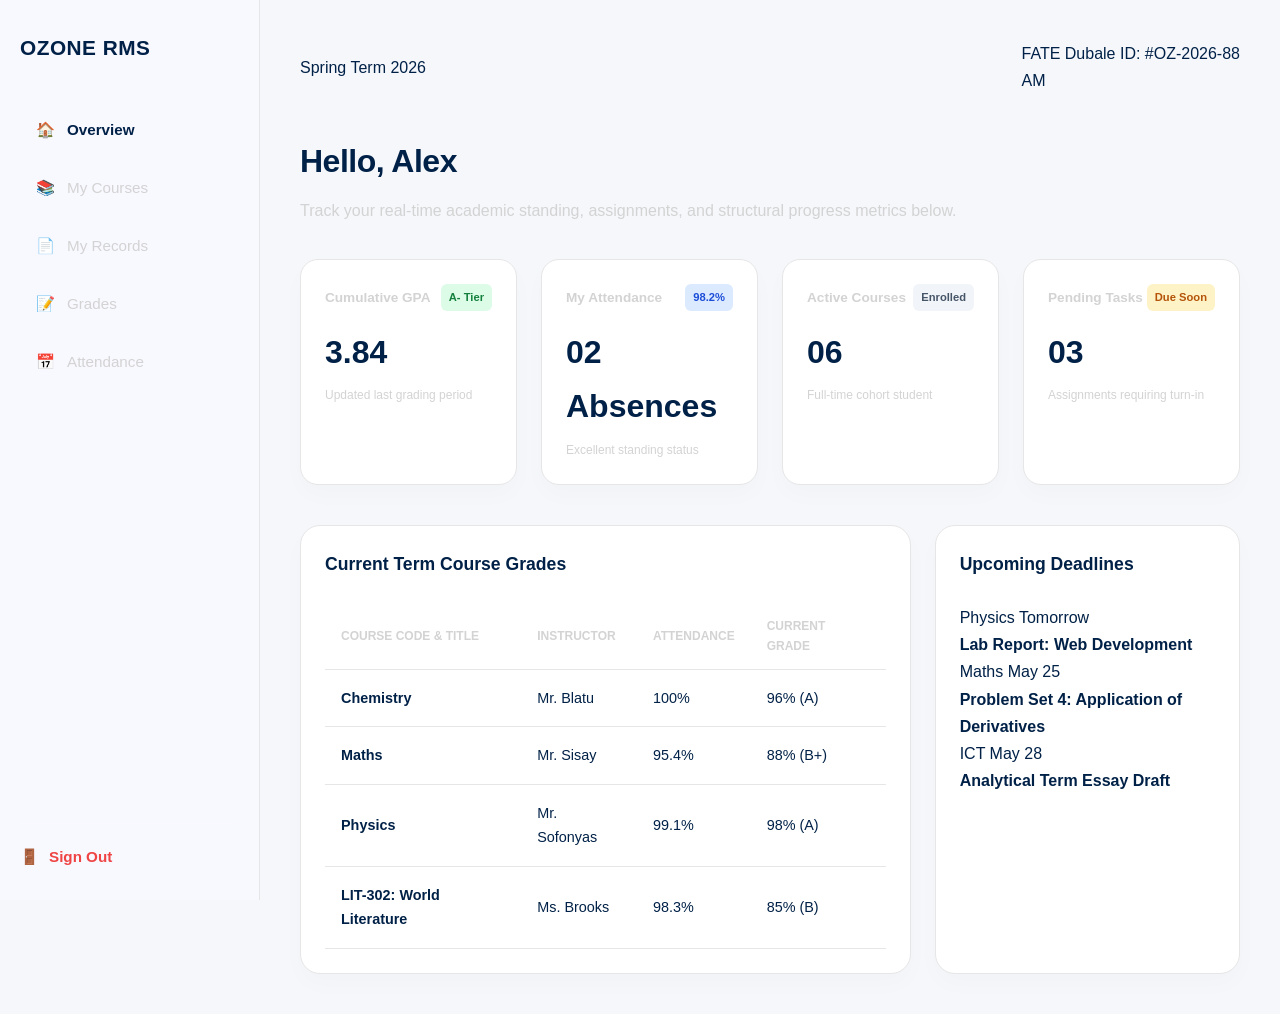
<file: sudent.html>
<!DOCTYPE html>
<html lang="en">
<head>
    <meta charset="utf-8" />
    <meta name="viewport" content="width=device-width, initial-scale=1" />
    <title>Student Portal | Ozone RMS</title>
    <link rel="stylesheet" href="styles.css" />
</head>
<body class="dashboard-body">

    <div class="dashboard-container">
        <aside class="dash-sidebar">
            <div class="sidebar-brand">
                <h2>OZONE <span>RMS</span></h2>
            </div>
            <nav class="sidebar-menu">
                <a href="#" class="menu-item active">
                    <span class="menu-icon">🏠</span> Overview
                </a>
                <a href="#" class="menu-item">
                    <span class="menu-icon">📚</span> My Courses
                </a>
                <a href="#" class="menu-item">
                    <span class="menu-icon">📄</span> My Records
                </a>
                <a href="#" class="menu-item">
                    <span class="menu-icon">📝</span> Grades
                </a>
                <a href="#" class="menu-item">
                    <span class="menu-icon">📅</span> Attendance
                </a>
               
            </nav>
            <div class="sidebar-footer">
                <a href="index.html" class="logout-btn"><span>🚪</span> Sign Out</a>
            </div>
        </aside>

        <main class="dash-main-content">
            <header class="dash-header">
                <div class="header-status-info">
                    <span class="term-pill">Spring Term 2026</span>
                </div>
                <div class="student-profile">
                    <div class="student-info">
                        <span class="student-name">FATE Dubale</span>
                        <span class="student-id">ID: #OZ-2026-88</span>
                    </div>
                    <div class="student-avatar">AM</div>
                </div>
            </header>

            <section class="dash-welcome">
                <h1>Hello, Alex</h1>
                <p>Track your real-time academic standing, assignments, and structural progress metrics below.</p>
            </section>

            <section class="metrics-grid">
                <div class="metric-card">
                    <div class="metric-header">
                        <span class="metric-title">Cumulative GPA</span>
                        <span class="metric-badge up">A- Tier</span>
                    </div>
                    <div class="metric-value">3.84</div>
                    <div class="metric-footer">Updated last grading period</div>
                </div>

                <div class="metric-card">
                    <div class="metric-header">
                        <span class="metric-title">My Attendance</span>
                        <span class="metric-badge secure">98.2%</span>
                    </div>
                    <div class="metric-value">02 <span class="metric-unit-text">Absences</span></div>
                    <div class="metric-footer">Excellent standing status</div>
                </div>

                <div class="metric-card">
                    <div class="metric-header">
                        <span class="metric-title">Active Courses</span>
                        <span class="metric-badge stable">Enrolled</span>
                    </div>
                    <div class="metric-value">06</div>
                    <div class="metric-footer">Full-time cohort student</div>
                </div>

                <div class="metric-card">
                    <div class="metric-header">
                        <span class="metric-title">Pending Tasks</span>
                        <span class="metric-badge warning">Due Soon</span>
                    </div>
                    <div class="metric-value">03</div>
                    <div class="metric-footer">Assignments requiring turn-in</div>
                </div>
            </section>

            <div class="dash-data-split">
                <section class="table-section-card">
                    <div class="section-card-header">
                        <h3>Current Term Course Grades</h3>
                    </div>
                    <div class="table-responsive">
                        <table class="dash-table">
                            <thead>
                                <tr>
                                    <th>Course Code & Title</th>
                                    <th>Instructor</th>
                                    <th>Attendance</th>
                                    <th>Current Grade</th>
                                </tr>
                            </thead>
                            <tbody>
                                <tr>
                                    <td><strong>Chemistry</strong></td>
                                    <td>Mr. Blatu</td>
                                    <td>100%</td>
                                    <td><span class="grade-badge high">96% (A)</span></td>
                                </tr>
                                <tr>
                                    <td><strong>Maths</strong></td>
                                    <td>Mr. Sisay</td>
                                    <td>95.4%</td>
                                    <td><span class="grade-badge mid">88% (B+)</span></td>
                                </tr>
                                <tr>
                                    <td><strong>Physics</strong></td>
                                    <td>Mr. Sofonyas</td>
                                    <td>99.1%</td>
                                    <td><span class="grade-badge high">98% (A)</span></td>
                                </tr>
                                <tr>
                                    <td><strong>LIT-302: World Literature</strong></td>
                                    <td>Ms. Brooks</td>
                                    <td>98.3%</td>
                                    <td><span class="grade-badge mid">85% (B)</span></td>
                                </tr>
                            </tbody>
                        </table>
                    </div>
                </section>

                <section class="actions-section-card">
                    <div class="section-card-header">
                        <h3>Upcoming Deadlines</h3>
                    </div>
                    
                    <div class="deadline-stack">
                        <div class="deadline-item danger">
                            <div class="deadline-meta">
                                <span class="deadline-tag">Physics</span>
                                <span class="deadline-time">Tomorrow</span>
                            </div>
                            <h4>Lab Report: Web Development</h4>
                        </div>

                        <div class="deadline-item imminent">
                            <div class="deadline-meta">
                                <span class="deadline-tag">Maths</span>
                                <span class="deadline-time">May 25</span>
                            </div>
                            <h4>Problem Set 4: Application of Derivatives</h4>
                        </div>

                        <div class="deadline-item standard">
                            <div class="deadline-meta">
                                <span class="deadline-tag">ICT</span>
                                <span class="deadline-time">May 28</span>
                            </div>
                            <h4>Analytical Term Essay Draft</h4>
                        </div>
                    </div>
                </section>
            </div>
        </main>
    </div>

</body>
</html>
</file>
<file: styles.css>
:root {
    --primary: #002147;
    --accent: #D4AF37;
    --accent-hover: #B8860B;

    --text-main: #2d3436;
    --text-muted: #636e72;

    --bg-light: #f5f7fb;
    --white: #ffffff;

    --border: #e6e6e6;

    --shadow-sm: 0 3px 10px rgba(0,0,0,0.05);
    --shadow-md: 0 12px 30px rgba(0,0,0,0.10);

    --transition: all 0.3s ease;
    --radius: 10px;
    /* Dashboard Day Mode */
/* Premium RMS Dashboard */
/* ==========================================================================
   OZONE RMS - HIGH-CONTRAST DASHBOARD DAY MODE
   ========================================================================== */
:root {
    /* Main Layout Structure */
    --dashboard-main-bg: #f4f7fc;           /* Light, clean background */
    --dashboard-text: #0f172a;              /* Crisp slate black for main body text */
    --dashboard-muted: #475569;             /* Darker gray for readable table headers/subtexts */
    
    /* Sidebar Overhaul (Fixed Text Visibility) */
    --dashboard-sidebar-bg: #111827;        /* Premium dark sidebar backdrop */
    --dashboard-sidebar-text: #f8fafc;      /* Crisp white text for clear menu reading */
    --dashboard-sidebar-item-hover: rgba(255, 255, 255, 0.1); /* Subtle clean light highlight */
    
    /* Card Elements */
    --dashboard-card-bg: #ffffff;           /* Pure white card panels */
    --dashboard-card-border: #e2e8f0;       /* Defined slate-gray card borders */
    --dashboard-input-bg: #ffffff;          /* Input box base background */
    
    /* Navigation Links & Accents */
    --dashboard-link: #2563eb;              /* Strong royal blue for hyperlinks */
    --dashboard-link-hover: #1d4ed8;        /* Deep blue hover state */
    
    /* Primary Button Overhaul (Fixed Contrast Bug) */
    --dashboard-btn-primary: #1043b9;       /* Deep solid blue button base */
    --dashboard-btn-primary-text: #ffffff;  /* FIXED: Pure high-contrast white text instead of muddy brown */
    
    /* Secondary & Filter Button Settings */
    --dashboard-btn-secondary: #f1f5f9;     /* Light slate button backdrop */
    --dashboard-btn-secondary-text: #0f172a;/* Dark text for filter links */
}
}

/* Dark theme variables applied when document root has data-theme="dark" */
[data-theme="dark"] {
    --primary: #cfe3ff;
    --accent: #e6b95c;
    --accent-hover: #d29b2e;

    --text-main: #e6eef8;
    --text-muted: #9fb0c8;

    --bg-light: #000000;
    --white: #0f1722;

    --border: rgba(255,255,255,0.06);

    --shadow-sm: 0 3px 10px rgba(0,0,0,0.6);
    --shadow-md: 0 12px 30px rgba(0,0,0,0.6);

    /* Dashboard Night Mode */
   /* Premium Night Mode */
/* ==========================================================================
   OZONE RMS - PREMIUM DARK/NIGHT MODE STYLESHEET
   ========================================================================== */
:root {
    --bg-main: #0b0f19;          /* Deep obsidian midnight background */
    --bg-surface: #1e293b;       /* Sleek slate container background */
    --bg-sidebar: #0f172a;       /* Darker slate sidebar backdrop */
    --accent-primary: #38bdf8;   /* Brilliant neon sky blue */
    --accent-success: #1062b9;   /* Royal/Emerald hybrid blue */
    --accent-warning: #f59e0b;   /* Soft amber gold */
    
    /* FIXED TEXT COLORS FOR DARK MODE VISIBILITY */
    --text-main: #f8fafc;        /* Crisp, clear off-white for primary text */
    --text-muted: #94a3b8;       /* Clean medium slate-gray for secondary text */
    --border-color: #334155;     /* Slate border color for modern separation lines */
    --hover-state: #1e293b;      /* Interactive focus highlights */
}

/* Base Document Reset */
* {
    margin: 0;
    padding: 0;
    box-sizing: border-box;
    font-family: 'Segoe UI', Tahoma, Geneva, Verdana, sans-serif;
}

body.dashboard-body {
    background-color: var(--bg-main);
    color: var(--text-main);
    min-height: 100vh;
}

.dashboard-container {
    display: flex;
    min-height: 100vh;
}

/* ==========================================================================
   SIDEBAR STYLES
   ========================================================================== */
.dash-sidebar {
    width: 260px;
    background-color: var(--bg-sidebar);
    border-right: 1px solid var(--border-color);
    display: flex;
    flex-direction: column;
    justify-content: space-between;
    padding: 2rem 1rem;
}

.sidebar-brand h2 {
    color: var(--text-main);
    font-size: 1.5rem;
    font-weight: 700;
    letter-spacing: 0.5px;
    margin-bottom: 2.5rem;
    padding-left: 0.75rem;
}

.sidebar-brand h2 span {
    color: var(--accent-primary);
}

.sidebar-menu {
    display: flex;
    flex-direction: column;
    gap: 0.5rem;
    flex-grow: 1;
}

.menu-item {
    display: flex;
    align-items: center;
    gap: 12px;
    color: var(--text-muted);
    text-decoration: none;
    padding: 0.8rem 1rem;
    border-radius: 8px;
    font-weight: 500;
    transition: all 0.2s ease;
}

.menu-item:hover {
    background-color: var(--hover-state);
    color: var(--text-main);
}

.menu-item.active {
    background-color: rgba(56, 189, 248, 0.15);
    color: var(--accent-primary);
    font-weight: 600;
}

.menu-icon {
    font-size: 1.2rem;
}

.sidebar-footer {
    border-top: 1px solid var(--border-color);
    padding-top: 1.5rem;
}

.logout-btn {
    display: flex;
    align-items: center;
    gap: 12px;
    color: #f87171;
    text-decoration: none;
    padding: 0.8rem 1rem;
    border-radius: 8px;
    font-weight: 600;
    transition: background 0.2s ease;
}

.logout-btn:hover {
    background-color: rgba(248, 113, 113, 0.1);
}

/* ==========================================================================
   MAIN CONTENT AREA & MESSAGES PANEL (FIXED FOR image_49406b.png)
   ========================================================================== */
.dash-main-content {
    flex-grow: 1;
    padding: 2.5rem;
    overflow-y: auto;
    background-color: var(--bg-main);
}

.dash-header {
    display: flex;
    justify-content: space-between;
    align-items: center;
    margin-bottom: 2rem;
}

.dash-header h1 {
    font-size: 1.75rem;
    font-weight: 700;
    color: var(--text-main);
}

/* Live Mode Toggles (Top Right Corner) */
.mode-toggles {
    display: flex;
    gap: 15px;
    font-size: 0.85rem;
    color: var(--text-muted);
}

/* Welcome Headings */
.dash-welcome {
    margin-bottom: 2.5rem;
}

.dash-welcome h2 {
    font-size: 1.5rem;
    font-weight: 600;
    color: var(--text-main); /* FIXED: Swapped from #000000 to white */
    margin-bottom: 0.4rem;
}

.dash-welcome p {
    color: var(--text-muted); /* FIXED: Swapped from #000000 to slate gray */
    font-size: 1rem;
}

/* 
   FIXED CONTAINER BLOCKS FOR THE MESSAGES*/
.message-card, 
.sent-messages-container > div,
[class*="message-box"] { 
    background-color: var(--bg-surface) !important;
    color: var(--text-main) !important;
    border: 1px solid var(--border-color) !important;
    border-radius: 8px;
    padding: 1.5rem;
    margin-bottom: 1.25rem;
    box-shadow: 0 4px 6px -1px rgba(0, 0, 0, 0.3);
}

/* Style formatting inside your message cards */
.message-card p,
[class*="message-box"] p {
    color: var(--text-main);
    margin-bottom: 0.5rem;
}

.message-card span.meta-text,
[class*="message-box"] small {
    color:#000000;
}

/* ==========================================================================
   STATISTICS GRID CARDS
   ========================================================================== */
.stats-grid {
    display: grid;
    grid-template-columns: repeat(auto-fit, minmax(220px, 1fr));
    gap: 1.5rem;
    margin-bottom: 2.5rem;
}

.stat-card {
    background-color: var(--bg-surface);
    border: 1px solid var(--border-color);
    border-radius: 12px;
    padding: 1.5rem;
    position: relative;
    box-shadow: 0 4px 6px -1px rgba(0, 0, 0, 0.2);
}

.stat-card-title {
    font-size: 0.85rem;
    text-transform: uppercase;
    letter-spacing: 0.5px;
    color: var(--text-muted);
    margin-bottom: 0.75rem;
    display: block;
}

.stat-card-value {
    font-size: 2.25rem;
    font-weight: 700;
    color: var(--text-main);
    display: block;
}

/* Embedded Custom Badges inside Cards */
.card-badge {
    position: absolute;
    top: 1.5rem;
    right: 1.5rem;
    padding: 4px 10px;
    border-radius: 20px;
    font-size: 0.75rem;
    font-weight: 700;
}

.badge-active { background-color: rgba(16, 185, 129, 0.15); color: #383fef; }
.badge-average { background-color: rgba(248, 250, 252, 0.1); color: var(--text-main); }
.badge-awaiting { background-color: rgba(245, 158, 11, 0.15); color: var(--accent-warning); }
.badge-operational { background-color: rgba(56, 189, 248, 0.15); color: var(--accent-primary); }

/* ==========================================================================
   TWO-COLUMN METRIC ROW
   ========================================================================== */
.dashboard-layout-row {
    display: grid;
    grid-template-columns: 2fr 1fr;
    gap: 1.5rem;
}

.data-panel-box {
    background-color: var(--bg-surface);
    border: 1px solid var(--border-color);
    border-radius: 12px;
    padding: 1.75rem;
    box-shadow: 0 4px 6px -1px rgba(0, 0, 0, 0.2);
}

.panel-header {
    display: flex;
    justify-content: space-between;
    align-items: center;
    margin-bottom: 1.5rem;
}

.panel-header h3 {
    font-size: 1.2rem;
    font-weight: 600;
    color: var(--text-main);
}

.view-all-link {
    color: var(--accent-primary);
    text-decoration: none;
    font-size: 0.875rem;
    font-weight: 500;
}

.view-all-link:hover {
    text-decoration: underline;
}

/* ==========================================================================
   DATA TABLES STRUCTURAL HOOKS
   ========================================================================== */
.records-table {
    width: 100%;
    border-collapse: collapse;
    text-align: left;
}

.records-table th, 
.records-table td {
    padding: 1rem 0.75rem;
    border-bottom: 1px solid var(--border-color);
}

.records-table th {
    color: var(--text-muted);
    font-size: 0.8rem;
    text-transform: uppercase;
    letter-spacing: 0.5px;
    font-weight: 600;
}

.records-table td {
    color: var(--text-main);
    font-size: 0.95rem;
}

.records-table tr:last-child td {
    border-bottom: none;
}

/* Status Chips Inside Rows */
.status-pill {
    display: inline-block;
    padding: 4px 8px;
    border-radius: 6px;
    font-size: 0.8rem;
    font-weight: 600;
}

.status-pill.active {
    background-color: rgba(16, 185, 129, 0.15);
    color: #3633e3;
}

/* ==========================================================================
   QUICK ACTION SIDE PANEL BUTTONS
   ========================================================================== */
.actions-container {
    display: flex;
    flex-direction: column;
    gap: 0.75rem;
}

.action-btn {
    display: flex;
    align-items: center;
    gap: 12px;
    width: 100%;
    padding: 1rem;
    background-color: var(--bg-main);
    border: 1px solid var(--border-color);
    border-radius: 8px;
    color: var(--text-main);
    text-decoration: none;
    font-size: 0.95rem;
    font-weight: 500;
    transition: all 0.2s ease;
    cursor: pointer;
}

.action-btn:hover {
    background-color: var(--hover-state);
    border-color: var(--accent-primary);
    transform: translateX(4px);
}

/* Primary Emphasized Control Element */
.action-btn.btn-primary-glow {
    background-color: var(--accent-success);
    border-color: var(--accent-success);
    color: #ffffff;
    font-weight: 600;
}

.action-btn.btn-primary-glow:hover {
    background-color: #1d4ed8;
    border-color: #2563eb;
    transform: translateX(4px);
}
/*Dark mode end here*/
}

/* Apply theme variables */
html, body {
    background: var(--bg-light);
    color: var(--text-main);
    transition: background 0.3s ease, color 0.3s ease;
}

/* Theme toggle button */
.theme-toggle {
    display: inline-flex;
    align-items: center;
    gap: 8px;
    padding: 6px 10px;
    border-radius: 999px;
    border: 1px solid var(--border);
    background: transparent;
    color: var(--text-main);
    cursor: pointer;
    font-weight: 600;
}

.theme-toggle .dot {
    width: 14px;
    height: 14px;
    border-radius: 50%;
    background: var(--accent);
}

.header-inner { display:flex; align-items:center; justify-content:space-between; }

/* Dashboard header placement */
.dash-header { display:flex; align-items:center; gap:12px; }
.dash-header .theme-toggle { margin-left: 12px; }
.dash-header .theme-toggle .dot { width:12px; height:12px; }

/* Ensure the toggle in admin-profile aligns */
.admin-profile { display:flex; align-items:center; gap:12px; }
.admin-profile #theme-toggle-btn { margin-left: 8px; }

/* Dashboard Colors - Day Mode */
:root {
    --dashboard-bg: #FFFAFA; /* Snow */
    --dashboard-surface: #F8F8FF; /* GhostWhite */
    --dashboard-muted: #D3D3D3; /* Light Gray */
    --dashboard-ivory: #FFFFF0; /* Ivory */
    --dashboard-accent: #F0F8FF; /* Alice Blue */
    --dashboard-text: #002147; /* deep text for day */
    --dashboard-sidebar-bg: #F8F8FF;
    --dashboard-card-bg: #ffffff;
    --dashboard-card-border: #e6e6e6;
}

/* Dashboard Colors - Night Mode */
[data-theme="dark"] {
    --dashboard-bg: #191970; /* Midnight Blue */
    --dashboard-surface: #000080; /* Navy Blue */
    --dashboard-muted: #36454F; /* Charcoal */
    --dashboard-border: #708090; /* Slate Gray */
    --dashboard-accent: #483D8B; /* Dark Slate Blue */
    --dashboard-gunmetal: rgba(42,52,57,0.6); /* Gunmetal */
    --dashboard-onyx: #353839; /* Onyx */
    --dashboard-text: #e6eef8;
    --dashboard-card-bg: #0f1722;
    --dashboard-card-border: rgba(255,255,255,0.06);
}

/* Dashboard Themed Elements */
.dashboard-body {
    background: var(--dashboard-bg);
    color: var(--dashboard-text);
}

.dash-sidebar {
    background: var(--dashboard-surface);
    color: var(--dashboard-text);
    border-right: 1px solid var(--dashboard-card-border);
}

.sidebar-brand span { color: var(--dashboard-accent); }

.menu-item { color: var(--dashboard-muted); }

.menu-item:hover, .menu-item.active { background: rgba(255,255,255,0.03); color: var(--dashboard-text); }

.metric-card, .table-section-card, .actions-section-card {
    background: var(--dashboard-card-bg);
    border-color: var(--dashboard-card-border);
    color: var(--dashboard-text);
    box-shadow: var(--shadow-sm);
}

.metric-title, .dash-welcome p { color: var(--dashboard-muted); }

.dash-table th { color: var(--dashboard-muted); border-bottom-color: var(--dashboard-card-border); }
.dash-table td { border-bottom-color: var(--dashboard-card-border); }

.view-all-link { color: var(--dashboard-accent); }
.view-all-link:hover { color: var(--accent-hover); }

.admin-avatar { background: var(--dashboard-accent); color: var(--dashboard-card-bg); }

.metric-badge.up { background: #dcfce7; color: #065f46; }
.metric-badge.warning { background: #fff4e6; color: #92400e; }
.metric-badge.secure { background: #dbeafe; color: #1e40af; }

.header-search input { background: var(--dashboard-card-bg); border-color: var(--dashboard-card-border); color: var(--dashboard-text); }

.admin-role { color: var(--dashboard-muted); }


/* Premium Aside Gallery */

:root {
    --brand-dark: #0f172a;
    --brand-primary: #3b82f6;
    --brand-slate: #64748b;
    --bg-gradient: linear-gradient(135deg, #f8fafc 0%, #e2e8f0 100%);
    --card-shadow: 0 20px 40px rgba(0, 0, 0, 0.05);
}

.home-wrapper {
    max-width: 1400px;
    margin: 0 auto;
    padding: 80px 40px;
    font-family: 'Inter', sans-serif;
}

.hero-split {
    display: grid;
    grid-template-columns: 1fr 1fr;
    gap: 60px;
    align-items: center;
    margin-bottom: 100px;
}

/* Status Dot Animation */
.status-indicator {
    display: inline-flex;
    align-items: center;
    gap: 8px;
    background: #ffffff;
    padding:  16px;
    border-radius: 50px;
    font-size: 0.7rem;
    font-weight: 700;
    color: var(--brand-dark);
    box-shadow: var(--card-shadow);
    margin-bottom: 2rem;
}

.pulse-dot {
    width: 8px;
    height: 8px;
    background: #298bed;
    border-radius: 50%;
    animation: pulse-blue 2s infinite;
}

/* Typography */
.premium-title {
    font-size: 4rem;
    line-height: 1.1;
    font-weight: 800;
    color: var(--brand-dark);
    letter-spacing: -2px;
    margin-bottom: 1.5rem;
}

.premium-title span {
    background: linear-gradient(to right, #3b82f6, #2563eb);
    -webkit-background-clip: text;
    background-clip: text;
    -webkit-text-fill-color: transparent;
}

.hero-subtext {
    font-size: 1.15rem;
    color: var(--brand-slate);
    line-height: 1.7;
    margin-bottom: 2.5rem;
}

/* Spec Grid */
.spec-grid {
    display: flex;
    gap: 30px;
    margin-bottom: 3rem;
}

.spec-item {
    display: flex;
    align-items: center;
    gap: 12px;
}

.spec-icon { font-size: 1.4rem; }
.spec-text strong { display: block; font-size: 1rem; color: var(--brand-dark); }
.spec-text span { font-size: 0.75rem; color: var(--brand-slate); }

/* Aside Image Gallery */
.image-aside-container {
    position: relative;
    display: flex;
    gap: 20px;
    height: 550px;
}

.aside-card {
    position: relative;
    border-radius: 24px;
    overflow: hidden;
    box-shadow: 0 30px 60px rgba(0,0,0,0.1);
    flex: 1;
    transition: transform 0.4s ease;
}

.first-card { transform: translateY(-30px); }
.second-card { transform: translateY(30px); }

.aside-card img {
    width: 100%;
    height: 100%;
    object-fit: cover;
}

.aside-card:hover { transform: translateY(0) scale(1.02); }

.overlay-tag {
    position: absolute;
    bottom: 20px;
    left: 20px;
    background: rgba(255, 255, 255, 0.8);
    backdrop-filter: blur(10px);
    padding: 6px 14px;
    border-radius: 12px;
    font-size: 0.7rem;
    font-weight: 700;
}

/* Mission Section */
.mission-statement {
    display: flex;
    justify-content: center;
}

.statement-card {
    background: white;
    padding: 60px;
    border-radius: 40px;
    box-shadow: var(--card-shadow);
    text-align: center;
    max-width: 900px;
    position: relative;
}

.card-line {
    width: 50px;
    height: 4px;
    background: var(--brand-primary);
    margin: 0 auto 20px;
    border-radius: 2px;
}

.statement-card .label {
    color: var(--brand-primary);
    font-weight: 800;
    text-transform: uppercase;
    font-size: 0.75rem;
    letter-spacing: 1.5px;
}

.statement-card h2 {
    font-size: 1.8rem;
    margin-top: 1.5rem;
    line-height: 1.5;
    color: var(--brand-dark);
}

/* CTA Buttons */
.hero-actions { display: flex; gap: 20px; }

.cta-primary {
    background: var(--brand-dark);
    color: white;
    padding: 16px 36px;
    border-radius: 12px;
    text-decoration: none;
    font-weight: 600;
    transition: 0.3s;
}

.cta-primary:hover { transform: translateY(-3px); box-shadow: 0 10px 20px rgba(0,0,0,0.1); }

.cta-secondary {
    color: var(--brand-dark);
    padding: 16px;
    text-decoration: none;
    font-weight: 600;
    border-bottom: 2px solid transparent;
    transition: 0.3s;
}

.cta-secondary:hover { border-color: var(--brand-primary); }

@keyframes pulse-blue {
    0% { box-shadow: 0 0 0 0 rgba(37, 99, 235, 0.4); }
    70% { box-shadow: 0 0 0 10px rgba(37, 99, 235, 0); }
    100% { box-shadow: 0 0 0 0 rgba(37, 99, 235, 0); }
}



/*About us page*/
/* --- About Page Premium Variables & Resets --- */
/* --- Core Page Variables & Structure Rules --- */
:root {
    --navy-dark: #0f172a;
    --blue-primary: #2563eb;
    --slate-text: #475569;
    --light-slate: #f8fafc;
    --border-color: #e2e8f0;
    --smooth-blur: rgba(255, 255, 255, 0.85);
}

.about-wrapper {
    max-width: 1400px;
    margin: 0 auto;
    padding: 80px 40px;
    font-family: 'Inter', sans-serif;
}

/* --- Top Header Typography --- */
.about-hero {
    text-align: center;
    max-width: 850px;
    margin: 0 auto 90px auto;
}

.status-badge {
    display: inline-flex;
    align-items: center;
    gap: 8px;
    background: #e0e7ff;
    color: var(--blue-primary);
    padding: 6px 14px;
    border-radius: 100px;
    font-size: 0.75rem;
    font-weight: 700;
    text-transform: uppercase;
    letter-spacing: 1px;
    margin-bottom: 24px;
}

.badge-dot {
    width: 6px;
    height: 6px;
    background: var(--blue-primary);
    border-radius: 50%;
}

.about-main-title {
    font-size: 3.5rem;
    font-weight: 900;
    color: var(--navy-dark);
    letter-spacing: -2px;
    margin-bottom: 20px;
    line-height: 1.1;
}

.about-main-title span {
    color: var(--blue-primary);
}

.about-subtitle {
    font-size: 1.25rem;
    line-height: 1.6;
    color: var(--slate-text);
}

/* --- Split Presentation Layout --- */
.about-split-layout {
    display: grid;
    grid-template-columns: 1.1fr 0.9fr;
    gap: 70px;
    align-items: flex-start;
    margin-bottom: 120px;
}

/* Text Side Content Block Styles */
.section-label {
    display: block;
    color: var(--blue-primary);
    font-weight: 800;
    text-transform: uppercase;
    font-size: 0.8rem;
    letter-spacing: 1.5px;
    margin-bottom: 12px;
}

.content-block h2 {
    font-size: 2.2rem;
    color: var(--navy-dark);
    font-weight: 800;
    letter-spacing: -1px;
    margin-bottom: 20px;
}

.content-block p {
    font-size: 1.1rem;
    line-height: 1.7;
    color: var(--slate-text);
    margin-bottom: 30px;
}

/* Clean Image Block Positioned Below Intro Text */
.embedded-showcase-image {
    position: relative;
    border-radius: 20px;
    overflow: hidden;
    height: 320px;
    box-shadow: 0 20px 40px rgba(15, 23, 42, 0.08);
    margin-bottom: 45px;
}

.embedded-showcase-image img {
    width: 100%;
    height: 100%;
    object-fit: cover;
}

/* Dynamic Value Matrix Cards */
.values-grid {
    display: grid;
    grid-template-columns: 1fr 1fr;
    gap: 24px;
}

.value-card {
    background: var(--light-slate);
    border: 1px solid var(--border-color);
    padding: 30px;
    border-radius: 20px;
}

.card-indicator-line {
    width: 40px;
    height: 4px;
    background: var(--blue-primary);
    border-radius: 10px;
    margin-bottom: 20px;
}

.value-card h3 {
    font-size: 1.25rem;
    color: var(--navy-dark);
    margin-bottom: 12px;
    font-weight: 700;
}

.value-card p {
    font-size: 0.95rem;
    line-height: 1.6;
    color: var(--slate-text);
    margin: 0;
}

/* --- Right Side Aside Showcase Visual Layout --- */
.image-aside-container {
    position: relative;
    height: 720px; /* Aligns comfortably with the left side stack height */
}

.aside-showcase-card {
    position: relative;
    width: 100%;
    height: 100%;
    border-radius: 24px;
    overflow: hidden;
    box-shadow: 0 30px 60px rgba(15, 23, 42, 0.12);
    background: #ffffff;
    transition: transform 0.4s ease;
}

.aside-showcase-card:hover {
    transform: translateY(-5px);
}

.aside-showcase-card img {
    width: 100%;
    height: 100%;
    object-fit: cover;
    display: block;
}

/* Shared Premium Micro-Tag Element styling */
.overlay-tag {
    position: absolute;
    bottom: 24px;
    left: 24px;
    background: var(--smooth-blur);
    backdrop-filter: blur(12px);
    -webkit-backdrop-filter: blur(12px);
    padding: 8px 18px;
    border-radius: 12px;
    font-size: 0.75rem;
    font-weight: 700;
    color: var(--navy-dark);
    border: 1px solid rgba(255, 255, 255, 0.4);
}

.glow-effect {
    position: absolute;
    width: 300px;
    height: 300px;
    background: radial-gradient(circle, rgba(37, 99, 235, 0.05) 0%, rgba(255,255,255,0) 70%);
    top: 30%;
    right: -10%;
    z-index: -1;
    pointer-events: none;
}

/* --- Bottom Core System Feature Showcase Block --- */
.system-focus-card {
    background: var(--navy-dark);
    color: #ffffff;
    padding: 60px;
    border-radius: 32px;
    box-shadow: 0 40px 80px -15px rgba(15, 23, 42, 0.2);
}

.tech-pill {
    display: inline-block;
    background: rgba(255, 255, 255, 0.1);
    color: #93c5fd;
    padding: 6px 14px;
    border-radius: 50px;
    font-size: 0.75rem;
    font-weight: 600;
    text-transform: uppercase;
    letter-spacing: 1px;
    margin-bottom: 16px;
}

.system-focus-card h2 {
    font-size: 2rem;
    font-weight: 800;
    margin: 0 0 35px 0;
}

.system-desc-split {
    display: grid;
    grid-template-columns: 1fr 1fr;
    gap: 40px;
    border-top: 1px solid rgba(255, 255, 255, 0.1);
    padding-top: 30px;
}

.system-desc-split p {
    font-size: 1.05rem;
    line-height: 1.7;
    color: #94a3b8;
    margin: 0;
}

/* --- Responsive Layout Adjustments --- */
@media (max-width: 1024px) {
    .about-split-layout {
        grid-template-columns: 1fr;
        gap: 50px;
    }
    
    .image-aside-container {
        height: 450px;
    }
    
    .system-desc-split {
        grid-template-columns: 1fr;
        gap: 20px;
    }

    .about-main-title {
        font-size: 2.5rem;
    }
}


/*home layout Container Layout */
/* Base Styles /
:root {
    --dark: #0f172a;
    --primary: #2563eb;
    --gray: #64748b;
    --soft-bg: #f8fafc;
}

.home-wrapper {
    max-width: 1400px;
    margin: 0 auto;
    padding: 80px 40px;
}

/* Hero Split Layout *
.hero-split {
    display: grid;
    grid-template-columns: 1fr 1fr;
    gap: 100px;
    align-items: center;
    margin-bottom: 100px;
}

/* Content Styling *
.brand-badge {
    display: inline-flex;
    align-items: center;
    gap: 8px;
    background: #e0e7ff;
    color: var(--primary);
    padding: 6px 14px;
    border-radius: 100px;
    font-size: 0.75rem;
    font-weight: 700;
    text-transform: uppercase;
    letter-spacing: 1px;
    margin-bottom: 24px;
}

.dot {
    width: 6px;
    height: 6px;
    background: #10b981;
    border-radius: 50%;
}

.main-title {
    font-size: 4rem;
    line-height: 1.1;
    font-weight: 800;
    color: var(--dark);
    margin-bottom: 24px;
}

.main-title span { color: var(--primary); }

.lead-text {
    font-size: 1.2rem;
    color: var(--gray);
    line-height: 1.6;
    margin-bottom: 40px;
    max-width: 500px;
}

/* Feature Pills *
.feature-pills {
    display: flex;
    flex-wrap: wrap;
    gap: 12px;
    margin-bottom: 40px;
}

.pill {
    background: white;
    border: 1px solid #e2e8f0;
    padding: 10px 20px;
    border-radius: 12px;
    font-size: 0.9rem;
    font-weight: 600;
    color: var(--dark);
}

/* Image Visuals *
.visual-side {
    display: grid;
    grid-template-columns: 1fr 1fr;
    gap: 20px;
}

.image-box {
    position: relative;
    border-radius: 20px;
    overflow: hidden;
    box-shadow: 0 20px 40px rgba(0,0,0,0.1);
    transition: transform 0.3s ease;
}

.image-box:hover { transform: translateY(-10px); }

.image-box img {
    width: 100%;
    height: 450px;
    object-fit: cover;
    display: block;
}

.tag {
    position: absolute;
    bottom: 20px;
    left: 20px;
    background: rgba(15, 23, 42, 0.8);
    backdrop-filter: blur(5px);
    color: white;
    padding: 6px 16px;
    border-radius: 8px;
    font-size: 0.8rem;
    font-weight: 600;
}

/* Mission Card *
.mission-section {
    text-align: center;
}

.mission-card {
    background: var(--soft-bg);
    padding: 60px;
    border-radius: 30px;
    border: 1px solid #e2e8f0;
}

.mission-icon { font-size: 2.5rem; margin-bottom: 20px; }

.mission-card h3 {
    font-size: 1.8rem;
    margin-bottom: 15px;
    color: var(--dark);
}

.mission-card p {
    font-size: 1.15rem;
    color: var(--gray);
    max-width: 700px;
    margin: 0 auto;
}

/* Buttons *
.btn-solid {
    background: var(--dark);
    color: white;
    padding: 16px 32px;
    border-radius: 12px;
    text-decoration: none;
    font-weight: 700;
}

.btn-text {
    margin-left: 20px;
    color: var(--primary);
    text-decoration: none;
    font-weight: 700;
}










/* Main Section Spacing 
.hero-visual {
    padding: 60px 0;
    max-width: 1200px;
    margin: 0 auto;
}

/* Grid Layout *
.image-grid {
    display: grid;
    grid-template-columns: 1fr 1fr; /* Two equal columns *
    gap: 30px;                     /* Professional spacing between images *
    padding: 0 20px;
}

/* Individual Image Card Styling *
.image-card {
    position: relative;
    border-radius: 16px;           /* Modern rounded look *
    overflow: hidden;
    background: #fff;
    box-shadow: 0 15px 35px rgba(0, 0, 0, 0.08); /* Soft professional shadow *
    transition: transform 0.3s ease, box-shadow 0.3s ease;
}

.image-card:hover {
    transform: translateY(-8px);   /* Interactive lift effect *
    box-shadow: 0 20px 40px rgba(0, 0, 0, 0.12);
}

.image-card img {
    width: 100%;
    height: 350px;                 /* Fixed height for uniformity *
    object-fit: cover;             /* Prevents stretching *
    display: block;
}

/* Subtle Overlay Label *
.image-label {
    position: absolute;
    bottom: 20px;
    left: 20px;
    background: rgba(255, 255, 255, 0.9);
    padding: 8px 16px;
    border-radius: 50px;
    font-size: 0.85rem;
    font-weight: 700;
    color: #0f172a;
    backdrop-filter: blur(4px);
}

/* Main Section Spacing *
.hero-visual {
    padding: 60px 0;
    max-width: 1200px;
    margin: 0 auto;
}

/* Grid Layout *
.image-grid {
    display: grid;
    grid-template-columns: 1fr 1fr; /* Two equal columns */
   /* gap: 30px;                    

/* Individual Image Card Styling *
.image-card {
    position: relative;
    border-radius: 16px;           /* Modern rounded look *
    overflow: hidden;
    background: #fff;
    box-shadow: 0 15px 35px rgba(0, 0, 0, 0.08); /* Soft professional shadow *
    transition: transform 0.3s ease, box-shadow 0.3s ease;
}

.image-card:hover {
    transform: translateY(-8px);   /* Interactive lift effect *
    box-shadow: 0 20px 40px rgba(0, 0, 0, 0.12);
}

.image-card img {
    width: 100%;
    height: 350px;                 /* Fixed height for uniformity *
    object-fit: cover;             /* Prevents stretching *
    display: block;
}

/* Subtle Overlay Label *
.image-label {
    position: absolute;
    bottom: 20px;
    left: 20px;
    background: rgba(255, 255, 255, 0.9);
    padding: 8px 16px;
    border-radius: 50px;
    font-size: 0.85rem;
    font-weight: 700;
    color: #0f172a;
    backdrop-filter: blur(4px);
}

/* Responsive Fix for Mobile */





/* Container for the image section */
/*.hero-visual {
    width: 100%;             /* Occupies the full width of its parent container */
   /* max-width: 800px;       /* Prevents the image from becoming too large on wide screens */
   /* margin: 4px auto;       /* Centers the section and adds space above/below */
   /* padding:  2px;         /* Adds internal spacing so it doesn't touch the screen edges on mobile *//*
}

/* Wrapper for the image effects */
/*.image-wrapper {
   /* position: relative;
    width: 100%;             /* Ensures the wrapper fills the section */
   /* border-radius: 20px;     /* Soft, modern rounded corners */
    /*overflow: hidden;        /* Keeps the image inside the rounded corners */
    /*box-shadow: 0 20px 40px rgba(0, 0, 0, 0.1); /* Adds a professional "lifted" depth */
   /* transition: transform 0.3s ease; /* Prepares it for a hover effect *//*
}

.image-wrapper:hover {
    transform: translateY(-5px); /* Subtly moves up when the user hovers *//*
}

/* The actual image styling */
/*.image-wrapper img {
    display: block;          /* Removes unwanted bottom gaps */
  /*  width: 100%;             /* Makes image responsive */
   /* height: auto;            /* Maintains original aspect ratio */
   /* object-fit: cover;       /* Ensures the image fills the area beautifully *//*
}

/* =========================
   RESET
========================= */
/* Center the login container on the page */
#auth-section {
    display: flex;
    justify-content: center;
    align-items: center;
    padding: 60px 20px;
    background-color: #f8fafc; /* Light administrative background */
}

/* The outer box */
.auth-box {
    width: 100%;
    max-width: 450px;
    background: #ffffff;
    border-radius: 12px;
    box-shadow: 0 10px 25px rgba(0, 0, 0, 0.05);
    overflow: hidden; /* Keeps the form-toggle corners clean */
    border: 1px solid #e2e8f0;
}

/* The toggle button at the top */
.form-toggle {
    display: flex;
    background: #f1f5f9;
}

.form-toggle button {
    flex: 1;
    padding: 15px;
    border: none;
    background: transparent;
    font-weight: 700;
    color: #64748b;
    cursor: default; /* Since it's just 'Login' currently */
    text-transform: uppercase;
    font-size: 0.8rem;
    letter-spacing: 1px;
}

.form-toggle button.active {
    background: #ffffff;
    color: #0f172a;
    border-bottom: 2px solid #3b82f6; /* Accent color */
}

/* The form area */
.info-card {
    padding: 40px;
}

.auth-form h2 {
    margin-bottom: 25px;
    font-size: 1.5rem;
    color: #0f172a;
    text-align: center;
}

/* Grouping inputs and labels */
.input-group {
    margin-bottom: 20px;
}

.input-group label {
    display: block;
    font-size: 0.85rem;
    font-weight: 600;
    margin-bottom: 8px;
    color: #334155;
}

/* Inputs and Select box styling */
.input-group input, 
.input-group select {
    width: 100%;
    padding: 12px 16px;
    border: 1px solid #cbd5e1;
    border-radius: 8px;
    font-size: 1rem;
    transition: all 0.2s ease;
    background-color: #ffffff;
}

.input-group input:focus, 
.input-group select:focus {
    outline: none;
    border-color: #3b82f6;
    box-shadow: 0 0 0 3px rgba(59, 130, 246, 0.1);
}

/* The Submit Button */
.btn-primary {
    width: 100%;
    padding: 14px;
    background-color: #0f172a;
    color: #ffffff;
    border: none;
    border-radius: 8px;
    font-weight: 600;
    font-size: 1rem;
    cursor: pointer;
    transition: background 0.2s ease;
}

.btn-primary:hover {
    background-color: #1e293b;
}










* {
    margin: 0;
    padding: 0;
    box-sizing: border-box;
}

html {
    scroll-behavior: smooth;
}
.home-intro {
    background-image: url('images/pexels-julia-m-cameron-4144223.jpg');
    background-size: cover;
    background-position: center;
    height: 100vh;
}

body {
    font-family: 'Poppins', sans-serif;
    background: var(--bg-light);
    color: var(--text-main);
    line-height: 1.7;
}

/* =========================
   LAYOUT
========================= */

.container {
    max-width: 1200px;
    margin: auto;
    padding: 0 20px;
}

/* =========================
   HEADER
========================= */

.site-header {
    background: var(--primary);
    padding: 15px 0;
    position: sticky;
    top: 0;
    z-index: 1000;
    box-shadow: var(--shadow-md);
}

.header-inner {
    display: flex;
    justify-content: space-between;
    align-items: center;
    text-align: center;
}

.logo {
    font-family: 'Playfair Display', serif;
    font-size: 1.8rem;
    color: white;
}

.logo span {
    color: var(--accent);
}

.main-nav {
    display: flex;
    gap: 10px;
    align-items: center;
}

.main-nav a {
    color: rgba(255,255,255,0.85);;
    text-decoration: none;
    padding: 8px 14px;
    border-radius: var(--radius);
    font-size: 0.9rem;
    transition: var(--transition);
}

.main-nav a:hover,
.main-nav a.active {
    background: rgba(255,255,255,0.1);
    color: var(--accent);
}

.section-header {
    text-align: center;
    margin: 60px 0 40px;
}

.section-header h1,
.section-header h2 {
    font-size: 2.5rem;
    color: var(--primary);
    margin-bottom: 15px;
    font-family: 'Playfair Display', serif;
}

.section-header p {
    max-width: 750px;
    margin: auto;
    color: var(--text-muted);
}

.staff-section {
    padding: 80px 0 60px;
    background: radial-gradient(circle at top right, rgba(212, 175, 55, 0.14), transparent 28%), #f5f7fb;
}

.staff-hero {
    display: grid;
    grid-template-columns: 1.7fr 1fr;
    align-items: center;
    gap: 28px;
    margin-bottom: 48px;
}

.staff-hero-copy .eyebrow {
    display: inline-flex;
    text-transform: uppercase;
    letter-spacing: 1.8px;
    color: #b8881d;
    font-weight: 700;
    margin-bottom: 18px;
    font-size: 0.82rem;
}

.staff-hero-copy h1 {
    font-size: 3rem;
    line-height: 1.05;
    margin-bottom: 22px;
    color: #002147;
}

.staff-hero-copy .subtitle {
    color: #475569;
    font-size: 1.05rem;
    max-width: 680px;
    margin-bottom: 26px;
    line-height: 1.75;
}

.staff-actions {
    display: flex;
    flex-wrap: wrap;
    gap: 16px;
}

.btn-secondary {
    display: inline-flex;
    align-items: center;
    justify-content: center;
    padding: 14px 28px;
    border-radius: 12px;
    background: #ffffff;
    border: 1px solid rgba(0, 33, 71, 0.12);
    color: #002147;
    text-decoration: none;
    font-weight: 600;
    transition: var(--transition);
}

.btn-secondary:hover {
    background: #f8fbff;
}

.staff-stats {
    display: grid;
    grid-template-columns: repeat(3, minmax(180px, 1fr));
    gap: 20px;
}

.staff-stat-card {
    background: #ffffff;
    border-radius: 22px;
    padding: 28px 24px;
    border: 1px solid rgba(0, 33, 71, 0.08);
    box-shadow: var(--shadow-sm);
    text-align: center;
}

.staff-stat-card strong {
    display: block;
    font-size: 2rem;
    color: #002147;
    margin-bottom: 10px;
}

.staff-stat-card span {
    color: #636e72;
    line-height: 1.6;
}

.staff-intro {
    margin-bottom: 40px;
    display: grid;
    gap: 18px;
    color: #4b5563;
    font-size: 1rem;
}

.staff-grid {
    display: grid;
    grid-template-columns: repeat(auto-fit, minmax(280px, 1fr));
    gap: 24px;
    margin-bottom: 42px;
}

.staff-card {
    min-height: 360px;
    display: flex;
    flex-direction: column;
    justify-content: space-between;
}

.staff-card .card-label {
    display: inline-flex;
    padding: 8px 14px;
    border-radius: 999px;
    background: #fff4d8;
    color: #8c640b;
    font-weight: 700;
    font-size: 0.82rem;
    margin-bottom: 18px;
}

.staff-card h2 {
    font-size: 1.5rem;
    margin-bottom: 16px;
    color: #002147;
}

.staff-card p {
    color: #4b5563;
    line-height: 1.8;
}

.staff-card ul {
    margin: 18px 0 0;
    padding-left: 20px;
    color: #475569;
}

.staff-card ul li {
    margin-bottom: 10px;
}

.staff-values {
    display: grid;
    grid-template-columns: repeat(auto-fit, minmax(220px, 1fr));
    gap: 20px;
}

.staff-value {
    background: #ffffff;
    border: 1px solid rgba(0, 33, 71, 0.08);
    border-radius: 22px;
    padding: 28px;
    box-shadow: var(--shadow-sm);
    transition: var(--transition);
}

.staff-value:hover {
    transform: translateY(-3px);
    box-shadow: var(--shadow-md);
}

.staff-value h3 {
    margin-bottom: 14px;
    color: #002147;
}

.staff-value p {
    color: #475569;
    line-height: 1.75;
}

@media (max-width: 950px) {
    .staff-hero {
        grid-template-columns: 1fr;
    }
    .staff-stats {
        grid-template-columns: repeat(auto-fit, minmax(180px, 1fr));
    }
}

@media (max-width: 650px) {
    .staff-hero-copy h1 {
        font-size: 2.25rem;
    }
    .staff-actions {
        flex-direction: column;
        align-items: stretch;
    }
    .staff-actions .btn-primary,
    .btn-secondary {
        width: 100%;
    }
}

/* =========================
   CARDS (ALL PAGES)
========================= */

.card,
.info-card,
.contact-card,
.admissions-card {
    background: var(--white);
    padding: 30px;
    border-radius: var(--radius);
    border: 1px solid var(--border);
    box-shadow: var(--shadow-sm);
    transition: var(--transition);
}

.card:hover,
.info-card:hover,
.contact-card:hover,
.admissions-card:hover {
    transform: translateY(-5px);
    box-shadow: var(--shadow-md);
}

/* =========================
   GRIDS
========================= */

.contact-grid,
.admissions-grid {
    display: grid;
    grid-template-columns: repeat(auto-fit, minmax(320px, 1fr));
    gap: 25px;
}

/* =========================
   FORMS (CONTACT + ADMISSIONS)
========================= 
/* --- Premium Contact Page System --- */
.contact-page-container {
    max-width: 1200px;
    margin: 60px auto;
    padding: 0 24px;
    font-family: 'Inter', sans-serif;
}

/* Centralized Modern Hero Header */
.contact-hero-section {
    text-align: center;
    margin-bottom: 48px;
}

.contact-hero-section h2 {
    font-size: 2.5rem;
    font-weight: 800;
    color: #0f172a;
    letter-spacing: -1px;
    margin-bottom: 14px;
}

.contact-hero-section p {
    font-size: 1.05rem;
    color: #64748b;
    max-width: 750px;
    margin: 0 auto;
    line-height: 1.6;
}

/* 2-Column Responsive Layout Grid */
.contact-grid-wrapper {
    display: grid;
    grid-template-columns: 1fr 1.2fr;
    gap: 40px;
    align-items: start;
}

/* --- Left Side: School Info Card Layout --- */
.info-side-card {
    background: #ffffff;
    border: 1px solid #e2e8f0;
    border-radius: 24px;
    padding: 40px;
    box-shadow: 0 10px 30px rgba(15, 23, 42, 0.02);
    position: relative;
    overflow: hidden;
}

.card-accent-header {
    position: absolute;
    top: 0;
    left: 0;
    right: 0;
    height: 5px;
    background: linear-gradient(to right, #0f172a, #2563eb);
}

.info-side-card h3 {
    font-size: 1.5rem;
    font-weight: 700;
    color: #0f172a;
    margin: 0 0 32px 0;
}

.info-list-stack {
    display: flex;
    flex-direction: column;
    gap: 24px;
}

.info-row-item {
    display: flex;
    align-items: flex-start;
    gap: 20px;
    padding: 16px;
    background: #f8fafc;
    border-radius: 16px;
    border: 1px solid transparent;
    transition: all 0.2s ease;
}

/* Beautiful hover response on info badges */
.info-row-item:hover {
    background: #ffffff;
    border-color: #cbd5e1;
    transform: translateX(4px);
    box-shadow: 0 4px 12px rgba(15, 23, 42, 0.03);
}

.info-icon {
    font-size: 1.25rem;
    background: #ffffff;
    width: 44px;
    height: 44px;
    border-radius: 12px;
    display: flex;
    align-items: center;
    justify-content: center;
    box-shadow: 0 2px 8px rgba(15, 23, 42, 0.04);
}

.info-text label {
    display: block;
    font-size: 0.78rem;
    font-weight: 700;
    text-transform: uppercase;
    color: #64748b;
    margin-bottom: 4px;
    letter-spacing: 0.5px;
}

.info-text p {
    margin: 0;
    font-size: 0.95rem;
    font-weight: 600;
    color: #0f172a;
    line-height: 1.4;
}

/* --- Right Side: Message Submission Form Card --- */
.form-side-card {
    background: #ffffff;
    border: 1px solid #e2e8f0;
    border-radius: 24px;
    padding: 40px;
    box-shadow: 0 20px 40px rgba(15, 23, 42, 0.04);
}

.form-side-card h3 {
    font-size: 1.5rem;
    font-weight: 700;
    color: #0f172a;
    margin: 0 0 6px 0;
}

.form-subtitle {
    font-size: 0.9rem;
    color: #64748b;
    margin: 0 0 20px 0;
}

.form-notice {
    border-radius: 14px;
    padding: 16px 18px;
    margin-bottom: 22px;
    font-size: 0.95rem;
    line-height: 1.6;
    border: 1px solid transparent;
}

.form-notice.success {
    background: #effaf5;
    color: #125f45;
    border-color: #9ce6c7;
}

.form-notice.error {
    background: #fff1f0;
    color: #881b1c;
    border-color: #f0b8b6;
}

.contact-input-group {
    margin-bottom: 24px;
}

.contact-input-group label {
    display: block;
    font-size: 0.85rem;
    font-weight: 600;
    color: #475569;
    margin-bottom: 8px;
}

.contact-field-wrapper {
    position: relative;
    display: flex;
    align-items: center;
}

.field-icon-inner {
    position: absolute;
    left: 16px;
    font-size: 1rem;
    color: #94a3b8;
    pointer-events: none;
}

/* Input Fields and Layout Overrides */
.contact-field-wrapper input,
.contact-field-wrapper textarea {
    width: 100%;
    padding: 14px 16px 14px 44px;
    font-size: 0.95rem;
    color: #0f172a;
    background-color: #f8fafc;
    border: 1px solid #cbd5e1;
    border-radius: 12px;
    outline: none;
    box-sizing: border-box;
    transition: all 0.2s cubic-bezier(0.4, 0, 0.2, 1);
}

/* Specific styling adjust for message textarea box */
.textarea-wrapper textarea {
    padding-left: 16px !important; /* Free room space for direct text typing */
    resize: vertical;
    font-family: inherit;
}

/* Glowing Dynamic Interactive Focus States */
.contact-field-wrapper input:focus,
.contact-field-wrapper textarea:focus {
    background-color: #ffffff;
    border-color: #2563eb;
    box-shadow: 0 0 0 4px rgba(37, 99, 235, 0.1);
}

/* Premium Clickable Action Submit Button */
.btn-submit-contact {
    width: 100%;
    background: #0f172a; /* Deep blue-black matching navigation theme */
    color: #ffffff;
    padding: 16px;
    border: none;
    border-radius: 12px;
    font-size: 0.95rem;
    font-weight: 600;
    cursor: pointer;
    transition: all 0.2s ease;
    box-shadow: 0 4px 6px -1px rgba(15, 23, 42, 0.1);
}

.btn-submit-contact:hover {
    background: #1e293b;
    transform: translateY(-1px);
    box-shadow: 0 10px 20px -3px rgba(15, 23, 42, 0.15);
}

.btn-submit-contact:active {
    transform: translateY(0);
}

/* Responsive Structural Breakdown Adjustments */
@media (max-width: 968px) {
    .contact-grid-wrapper {
        grid-template-columns: 1fr;
    }
}
input,
textarea,
select {
    width: 100%;
    padding: 12px;
    margin-top: 8px;
    margin-bottom: 15px;
    border: 1px solid var(--border);
    border-radius: var(--radius);
    font-size: 0.95rem;
    transition: var(--transition);
}

input:focus,
textarea:focus,
select:focus {
    outline: none;
    border-color: var(--accent);
    box-shadow: 0 0 0 3px rgba(212,175,55,0.2);
}

button {
    background: var(--primary);
    color: var(--white);
    padding: 12px 25px;
    border: none;
    border-radius: 50px;
    font-weight: 600;
    cursor: pointer;
    transition: var(--transition);
}

button:hover {
    background: var(--accent);
    color: var(--primary);
}*/

/* =========================
   LISTS
========================= */

ul {
    padding-left: 20px;
}

ul li {
    margin-bottom: 10px;
}

/* =========================
   PAGE LINKS
========================= */

.page-links {
    text-align: center;
    margin: 50px 0;
}

.page-links a {
    display: inline-block;
    margin: 8px;
    padding: 10px 18px;
    background: var(--primary);
    color: var(--white);
    border-radius: var(--radius);
    text-decoration: none;
    transition: var(--transition);
}

.page-links a:hover {
    background: var(--accent);
    color: var(--primary);
}

/* =========================
   FOOTER TEXT
========================= */

.section-footer {
    text-align: center;
    margin-top: 40px;
    color: var(--text-muted);
}
footer {
    position: fixed;
    bottom: 0;
    width: 100%;
    background-color: var(--primary);
    color: white;
    text-align: center;
  
    margin: 1px;
}

/* =========================
   HERO (HOME PAGE)
========================= */

.home-intro {
    padding: 100px 0;
    text-align: center;
    background: var(--white);
    border-bottom: 1px solid #eee;
}

.home-intro h1 {
    font-size: 3rem;
    color: var(--primary);
    font-family: 'Playfair Display', serif;
}

.home-intro h4 {
    color: var(--text-muted);
    font-weight: 300;
    letter-spacing: 2px;
}

/* =========================
   BUTTON STYLE (OPTIONAL)
========================= */

.btn-primary {
    display: inline-block;
    background: var(--primary);
    color: var(--white);
    padding: 12px 28px;
    border-radius: 50px;
    text-decoration: none;
    transition: var(--transition);
}

.btn-primary:hover {
    background: var(--accent);
    color: var(--primary);
}

/* =========================
   RESPONSIVE
========================= */

@media (max-width: 768px) {

    .header-inner {
        flex-direction: column;
        gap: 15px;
    }

    .main-nav {
        flex-wrap: wrap;
        justify-content: center;
    }

    .home-intro h1 {
        font-size: 2rem;
    }

}

/* parent dasboard container */
/* --- New Intermediate Content Rows --- */
.dash-middle-row {
    display: grid;
    grid-template-columns: 2fr 1fr;
    gap: 24px;
    margin-bottom: 40px;
}

/* Results Custom Table Properties */
.results-card {
    background: #ffffff;
    border-radius: 20px;
    border: 1px solid #e2e8f0;
}

.term-label {
    font-size: 0.8rem;
    background: #f1f5f9;
    color: #475569;
    padding: 4px 10px;
    border-radius: 6px;
    font-weight: 600;
}

.grade-pill {
    font-size: 0.85rem;
    font-weight: 700;
    padding: 4px 10px;
    border-radius: 6px;
}
.grade-pill.high { background: #dcfce7; color: #16a34a; }
.grade-pill.mid { background: #dbeafe; color: #2563eb; }

/* --- Sidebar Account & Student Profile Component --- */
.profile-summary-sidebar {
    display: flex;
    flex-direction: column;
}

.mini-profile-card {
    background: #ffffff;
    border: 1px solid #e2e8f0;
    border-radius: 20px;
    padding: 24px;
    box-shadow: 0 10px 25px rgba(0, 0, 0, 0.01);
    position: relative;
    overflow: hidden;
    height: 100%;
    box-sizing: border-box;
}

.card-accent-line {
    position: absolute;
    top: 0;
    left: 0;
    right: 0;
    height: 4px;
    background: #10b981; /* Parent Portal Green Accent Line */
}

.mini-profile-card h4 {
    margin: 0 0 20px 0;
    font-size: 1.05rem;
    font-weight: 700;
    color: #0f172a;
}

.profile-info-item {
    display: flex;
    justify-content: space-between;
    font-size: 0.85rem;
    margin-bottom: 14px;
    line-height: 1.4;
}

.info-label {
    color: #64748b;
    font-weight: 500;
}

.info-value {
    color: #0f172a;
    font-weight: 600;
    text-align: right;
}

.profile-divider {
    border: none;
    border-top: 1px dashed #e2e8f0;
    margin: 18px 0;
}

/* --- Device Adaptation Overrides --- */
@media (max-width: 1100px) {
    .dash-middle-row {
        grid-template-columns: 1fr;
    }
}

/* --- Admin Dashboard Layout Overrides --- */
.dashboard-body {
    background: var(--dashboard-main-bg);
    margin: 0;
    padding: 0;
    font-family: 'Inter', sans-serif;
    color: var(--dashboard-text);
}

.dashboard-container {
    display: flex;
    min-height: 100vh;
}

/* Sidebar Styling */
.dash-sidebar {
    width: 260px;
    background: var(--dashboard-sidebar-bg);
    color: var(--dashboard-sidebar-text);
    display: flex;
    flex-direction: column;
    padding: 30px 20px;
    position: fixed;
    height: 100vh;
    box-sizing: border-box;
    z-index:10;
}

.sidebar-brand h2 {
    font-size: 1.3rem;
    font-weight: 800;
    letter-spacing: 0.5px;
    margin: 0 0 40px 0;
}

.sidebar-brand span {
    color: var(--dashboard-link);
}

.sidebar-menu {
    display: flex;
    flex-direction: column;
    gap: 8px;
    flex: 1;
}

.menu-item {
    display: flex;
    align-items: center;
    gap: 12px;
    color: var(--dashboard-muted);
    text-decoration: none;
    padding: 12px 16px;
    border-radius: 10px;
    font-size: 0.95rem;
    font-weight: 500;
    transition: all 0.2s ease;
    cursor: pointer;
}

.menu-item:hover, .menu-item.active {
    background: var(--dashboard-sidebar-item-hover);
    color: var(--dashboard-sidebar-text);
}

.menu-item.active {
    background: var(--dashboard-link);
    color: var(--dashboard-sidebar-text);
    font-weight: 600;
}

.sidebar-footer {
    border-top: 1px solid rgba(255, 255, 255, 0.1);
    padding-top: 20px;
}

.logout-btn {
    color: #ef4444;
    text-decoration: none;
    font-size: 0.95rem;
    font-weight: 600;
    display: flex;
    align-items: center;
    gap: 10px;
    cursor: pointer;
}

/* Main Content Workspace */
.dash-main-content {
    margin-left: 260px;
    flex: 1;
    padding: 40px;
    box-sizing: border-box;
    position: relative;
    z-index: 0;
}

/* Header Utilities Bar */
.dash-header {
    display: flex;
    justify-content: space-between;
    align-items: center;
    margin-bottom: 40px;
}

.header-search {
    position: relative;
    width: 350px;
}

.search-icon {
    position: absolute;
    left: 14px;
    top: 50%;
    transform: translateY(-50%);
    font-size: 0.9rem;
}

.header-search input {
    width: 100%;
    padding: 12px 12px 12px 40px;
    border-radius: 12px;
    border: 1px solid var(--dashboard-card-border);
    background: var(--dashboard-input-bg);
    font-size: 0.9rem;
    box-sizing: border-box;
    outline: none;
}

.admin-profile {
    display: flex;
    align-items: center;
    gap: 14px;
}

.admin-info {
    text-align: right;
}

.admin-name {
    display: block;
    font-weight: 700;
    font-size: 0.95rem;
}

.admin-role {
    font-size: 0.75rem;
    color: var(--dashboard-muted);
}

.admin-avatar {
    width: 42px;
    height: 42px;
    background: var(--dashboard-link);
    color: var(--dashboard-btn-primary-text);
    border-radius: 50%;
    display: flex;
    align-items: center;
    justify-content: center;
    font-weight: 700;
}

/* Title Welcome Info */
.dash-welcome h1 {
    font-size: 2rem;
    font-weight: 800;
    margin: 0 0 8px 0;
    letter-spacing: -0.5px;
}

.dash-welcome p {
    color: var(--dashboard-muted);
    margin: 0 0 35px 0;
}

/* Metrics Cards System Grid */
.metrics-grid {
    display: grid;
    grid-template-columns: repeat(4, 1fr);
    gap: 24px;
    margin-bottom: 40px;
}

.metric-card {
    background: var(--dashboard-card-bg);
    padding: 24px;
    border-radius: 18px;
    box-shadow: 0 10px 25px rgba(0, 0, 0, 0.02);
    border: 1px solid var(--dashboard-card-border);
}

.metric-header {
    display: flex;
    justify-content: space-between;
    align-items: center;
    margin-bottom: 14px;
}

.metric-title {
    font-size: 0.85rem;
    font-weight: 600;
    color: var(--dashboard-muted);
}

.metric-badge {
    font-size: 0.7rem;
    font-weight: 700;
    padding: 4px 8px;
    border-radius: 6px;
}

.metric-badge.up { background: #dcfce7; color: #15803d; }
.metric-badge.stable { background: #f1f5f9; color: #475569; }
.metric-badge.warning { background: #fef3c7; color: #b45309; }
.metric-badge.secure { background: #dbeafe; color: #1d4ed8; }

.metric-value {
    font-size: 2rem;
    font-weight: 800;
    margin-bottom: 6px;
}

.metric-footer {
    font-size: 0.75rem;
    color: var(--dashboard-muted);
}

/* Data Panel Layout Splitting */
.dash-data-split {
    display: grid;
    grid-template-columns: 2fr 1fr;
    gap: 24px;
}

.table-section-card, .actions-section-card {
    background: var(--dashboard-card-bg);
    border-radius: 20px;
    padding: 24px;
    border: 1px solid var(--dashboard-card-border);
    box-shadow: 0 10px 25px rgba(0, 0, 0, 0.02);
}

.section-card-header {
    display: flex;
    justify-content: space-between;
    align-items: center;
    margin-bottom: 24px;
}

.section-card-header h3 {
    font-size: 1.1rem;
    font-weight: 700;
    margin: 0;
}

.view-all-link {
    font-size: 0.85rem;
    color: var(--dashboard-link);
    text-decoration: none;
    font-weight: 600;
}

/* Dashboard Data Tables styling */
.dash-table {
    width: 100%;
    border-collapse: collapse;
    text-align: left;
}

.dash-table th {
    padding: 12px 16px;
    font-size: 0.75rem;
    text-transform: uppercase;
    color: var(--dashboard-muted);
    font-weight: 700;
    border-bottom: 1px solid var(--dashboard-card-border);
}

.dash-table td {
    padding: 16px;
    font-size: 0.9rem;
    border-bottom: 1px solid var(--dashboard-card-border);
}

.status-pill {
    font-size: 0.75rem;
    font-weight: 700;
    padding: 4px 10px;
    border-radius: 50px;
    display: inline-block;
}

.status-pill.verified { background: #dcfce7; color: #16a34a; }
.status-pill.pending { background: #fff7ed; color: #ea580c; }

/* Control Operations Stack Buttons */
.actions-button-stack {
    display: flex;
    flex-direction: column;
    gap: 12px;
}

.action-btn-primary, .action-btn-secondary {
    width: 100%;
    padding: 14px;
    border-radius: 12px;
    font-weight: 600;
    font-size: 0.9rem;
    cursor: pointer;
    text-align: left;
    transition: all 0.2s ease;
    border: none;
}

/* Remove link underlines/decoration for quick action anchors */
.actions-button-stack a, .action-btn-primary, .action-btn-secondary, .action-btn-primary:link, .action-btn-secondary:link {
    text-decoration: none;
    display: inline-flex;
    align-items: center;
    justify-content: center;
}

.action-btn-primary {
    background: var(--dashboard-btn-primary);
    color: var(--dashboard-btn-primary-text);
}

.action-btn-primary:hover {
    background: var(--dashboard-link-hover);
    transform: translateY(-2px);
}

.action-btn-secondary {
    background: var(--dashboard-btn-secondary);
    color: var(--dashboard-btn-secondary-text);
    border: 1px solid var(--dashboard-card-border);
}

.action-btn-secondary:hover {
    background: var(--dashboard-card-bg);
    color: var(--dashboard-btn-secondary-text);
}

/* Fluid Device Adaptation Layer */
@media (max-width: 1200px) {
    .metrics-grid { grid-template-columns: repeat(2, 1fr); }
    .dash-data-split { grid-template-columns: 1fr; }
}

/* Action buttons inline in table rows */
.actions-cell {
    display: flex;
    gap: 8px;
    align-items: center;
}
.actions-cell .action-btn-secondary {
    width: auto;
    padding: 6px 10px;
    font-size: 0.85rem;
    border-radius: 8px;
    text-align: center;
}
.actions-cell form.inline-form { margin: 0; }

@media (max-width: 768px) {
    .dash-sidebar { width: 70px; padding: 20px 10px; }
    .sidebar-brand h2, .menu-item span:not(.menu-icon), .admin-info, .logout-btn span:not(.menu-icon) { display: none; }
    .dash-main-content { margin-left: 70px; padding: 20px; }
    .metrics-grid { grid-template-columns: 1fr; }
    .header-search { width: 200px; }
}
</file>
